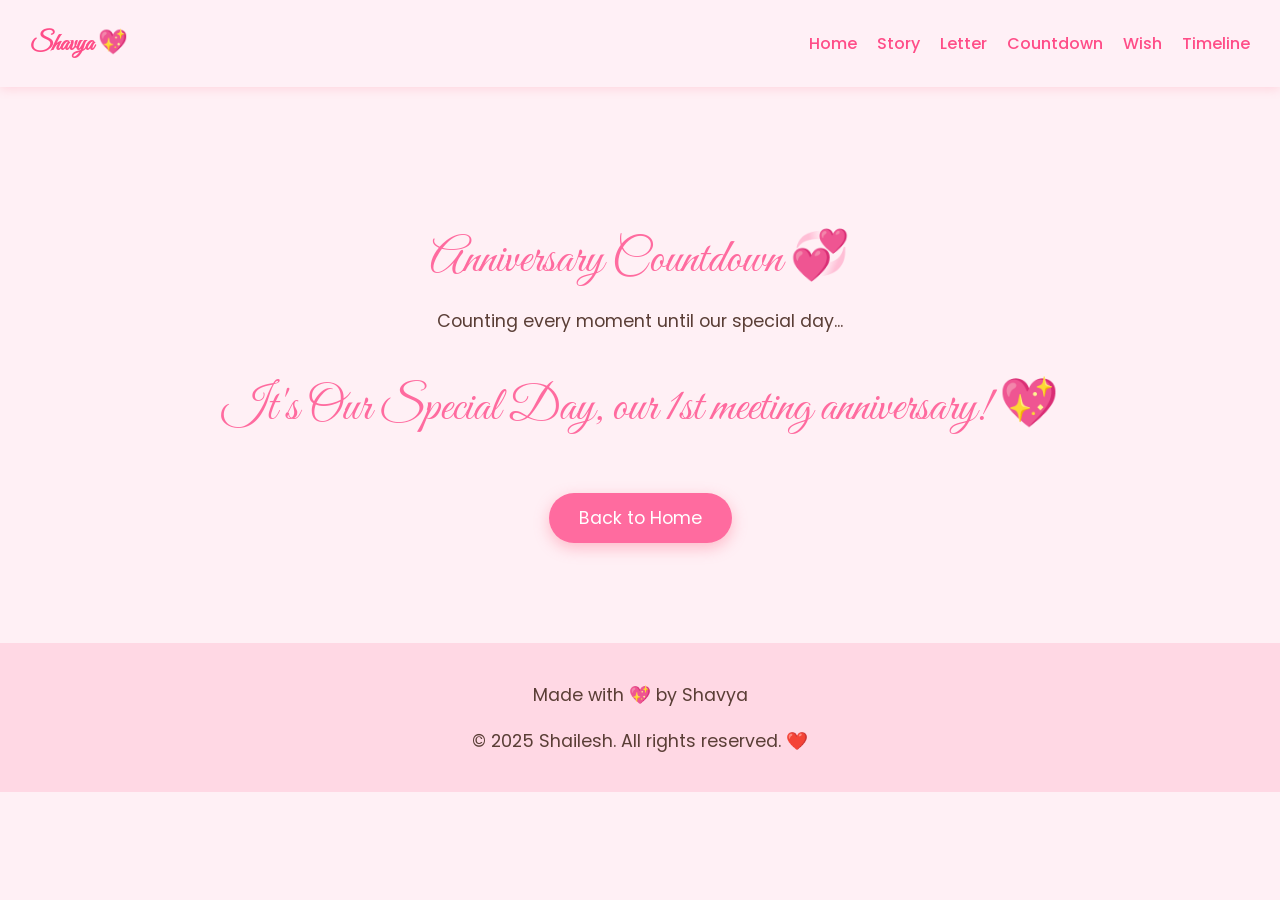
<file: countdown.html>
<!DOCTYPE html>
<html lang="en">
<head>
  <meta charset="UTF-8" />
  <meta name="viewport" content="width=device-width, initial-scale=1.0"/>
  <title>Countdown – Shavya</title>
  <link rel="stylesheet" href="style.css" />
  <link href="https://fonts.googleapis.com/css2?family=Great+Vibes&family=Poppins:wght@300;400;600&display=swap" rel="stylesheet">
</head>
<body>
  <!-- Navbar -->
<nav class="navbar">
  <div class="logo">Shavya 💖</div>
  <div class="hamburger" onclick="toggleMenu()">☰</div>
  <ul class="nav-links" id="navLinks">
    <li><a href="index.html">Home</a></li>
    <li><a href="story.html">Story</a></li>
    <li><a href="letter.html">Letter</a></li>
    <li><a href="countdown.html">Countdown</a></li>
    <li><a href="wish.html">Wish</a></li>
    <li><a href="timeline.html">Timeline</a></li>
  </ul>
</nav>


  <!-- Countdown Section -->
  <section class="hero">
    <h1>Anniversary Countdown 💞</h1>
    <p>Counting every moment until our special day...</p>
    <h2 id="countdown-timer">Loading...</h2>
    <br />
    <a href="index.html" class="start-button">Back to Home</a>
  </section>

  <footer>
    <p>Made with 💖 by Shavya</p>
    <p>&copy; 2025 Shailesh. All rights reserved. ❤️</p>
  </footer>

  <script>
    const countdown = () => {
      const targetDate = new Date("2026-04-23T00:00:00");
      const timer = document.getElementById("countdown-timer");
      setInterval(() => {
        const now = new Date();
        const diff = targetDate - now;
        if (diff <= 0) {
          timer.innerText = "It's Our Special Day, our 1st meeting anniversary! 💖";
          return;
        }
        const days = Math.floor(diff / (1000 * 60 * 60 * 24));
        const hrs = Math.floor((diff / (1000 * 60 * 60)) % 24);
        const mins = Math.floor((diff / (1000 * 60)) % 60);
        const secs = Math.floor((diff / 1000) % 60);
        timer.innerText = `${days}d ${hrs}h ${mins}m ${secs}s`;
      }, 1000);
    };
    countdown();
  </script>

  <script>
  function toggleMenu() {
    const nav = document.getElementById('navLinks');
    nav.classList.toggle('show');
  }
</script>

</body>
</html>
</file>
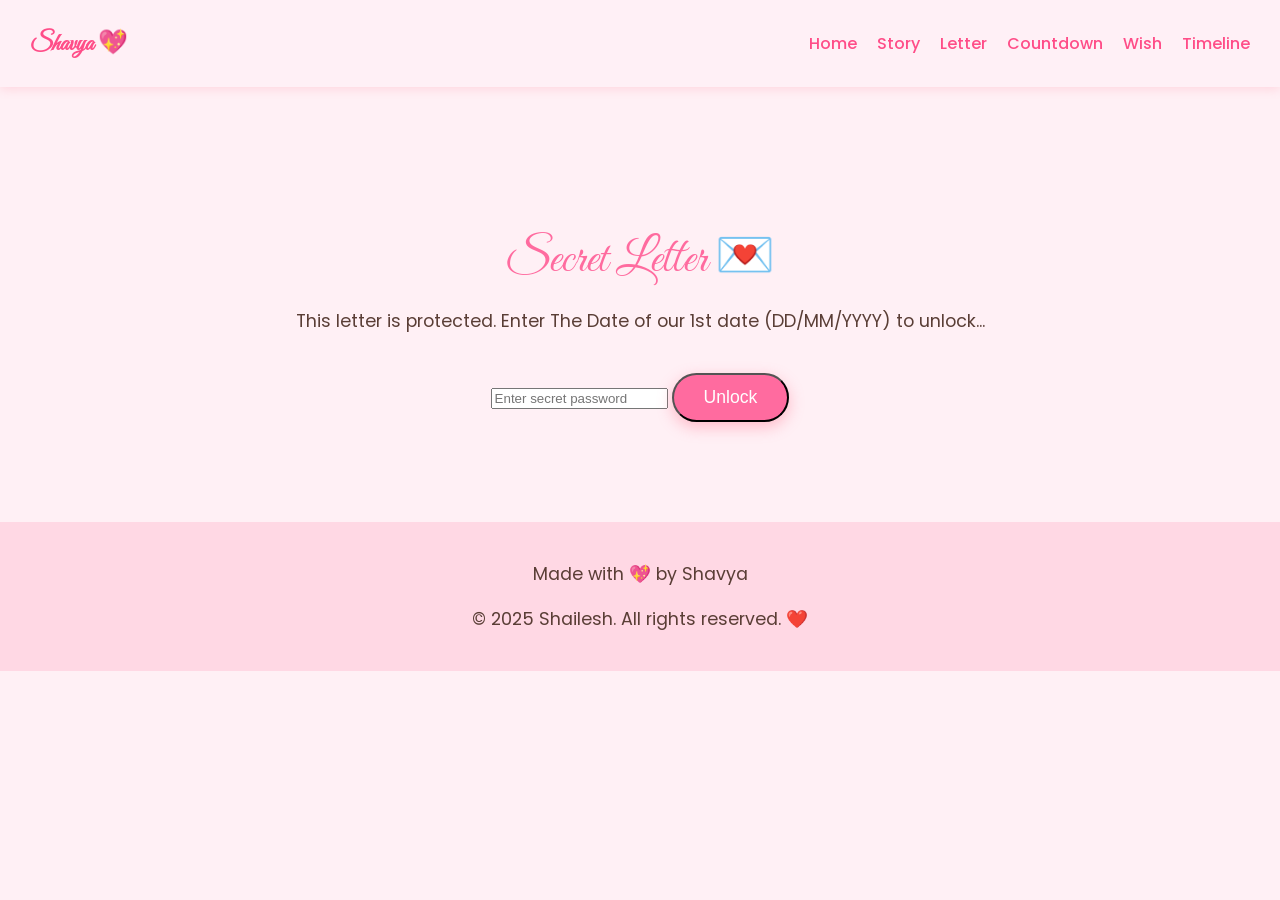
<file: letter.html>
<!DOCTYPE html>
<html lang="en">
<head>
  <meta charset="UTF-8" />
  <meta name="viewport" content="width=device-width, initial-scale=1.0"/>
  <title>Secret Letter – Shavya</title>
  <link rel="stylesheet" href="style.css" />
  <link href="https://fonts.googleapis.com/css2?family=Great+Vibes&family=Poppins:wght@300;400;600&display=swap" rel="stylesheet">
</head>
<body>
  <!-- Navbar -->
   <nav class="navbar">
  <div class="logo">Shavya 💖</div>
  <div class="hamburger" onclick="toggleMenu()">☰</div>
  <ul class="nav-links" id="navLinks">
    <li><a href="index.html">Home</a></li>
    <li><a href="story.html">Story</a></li>
    <li><a href="letter.html">Letter</a></li>
    <li><a href="countdown.html">Countdown</a></li>
    <li><a href="wish.html">Wish</a></li>
    <li><a href="timeline.html">Timeline</a></li>
  </ul>
</nav>


  <!-- Secret Letter -->
  <section class="hero">
    <h1>Secret Letter 💌</h1>
    <p>This letter is protected. Enter The Date of our 1st date (DD/MM/YYYY) to unlock...</p>
    <input type="password" id="passInput" placeholder="Enter secret password" />
    <button onclick="checkPassword()" class="start-button">Unlock</button>

    <div id="letterContent" style="display:none; margin-top: 40px; max-width: 700px; margin-left:auto; margin-right:auto;">
      <h2 style="color:#ff6b9f;">My Love, 💖</h2>
      <p>I don’t even know where to begin, because whenever I talk about you — words fall short.</p>
      <h3> you the most beautiful part of my life.</h3> 
       <p>From the moment you walked in, everything felt lighter, warmer, and more meaningful.And even though I try to express it every day… I still feel like you deserve so much more than I can say.</p>
       <h3>But today, I want to say something from the deepest corner of my heart.</h3>

        <p>I’m sorry. I know I mess up sometimes.I know I say or do things that might hurt you — unintentionally, carelessly — and I hate that I ever make you feel anything less than loved.You don’t deserve that.You deserve patience, care, understanding… and every bit of love I have inside me.Sometimes I act immature, or say things without thinking — but please know that I never want to be the reason behind your tears.</p>

If I could, I would take away every little hurt I’ve ever caused you.
All I want is to make you smile — every single day.
You are not just my girlfriend — you are my peace, my safe place, my everything.

I love you more than words, more than time, more than life itself.
And I’m learning… to be better, for you — for us.

Thank you for being patient with me.
Thank you for loving me despite my flaws.
Thank you for being my person. Always. 
        <br /><br />
          
        <span style="font-family:'Great Vibes', cursive; font-size: 1.6rem;">Yours always,Someone who loves you endlessly 💞</span>
      </p>
      <br />
      <a href="index.html" class="start-button">Back to Home</a>
    </div>
  </section>

  <footer>
    <p>Made with 💖 by Shavya</p>
    <p>&copy; 2025 Shailesh. All rights reserved. ❤️</p>
  </footer>

  <script>
    function checkPassword() {
      const password = "23/04/2025"; // Change this to your secret password
      const input = document.getElementById("passInput").value;
      const content = document.getElementById("letterContent");

      if (input === password) {
        content.style.display = "block";
        document.getElementById("passInput").style.display = "none";
        document.querySelector("button").style.display = "none";
      } else {
        alert("Oops! Wrong password. Try again 💔");
      }
    }
  </script>

  <script>
  function toggleMenu() {
    const nav = document.getElementById('navLinks');
    nav.classList.toggle('show');
  }
</script>

</body>
</html>
</file>
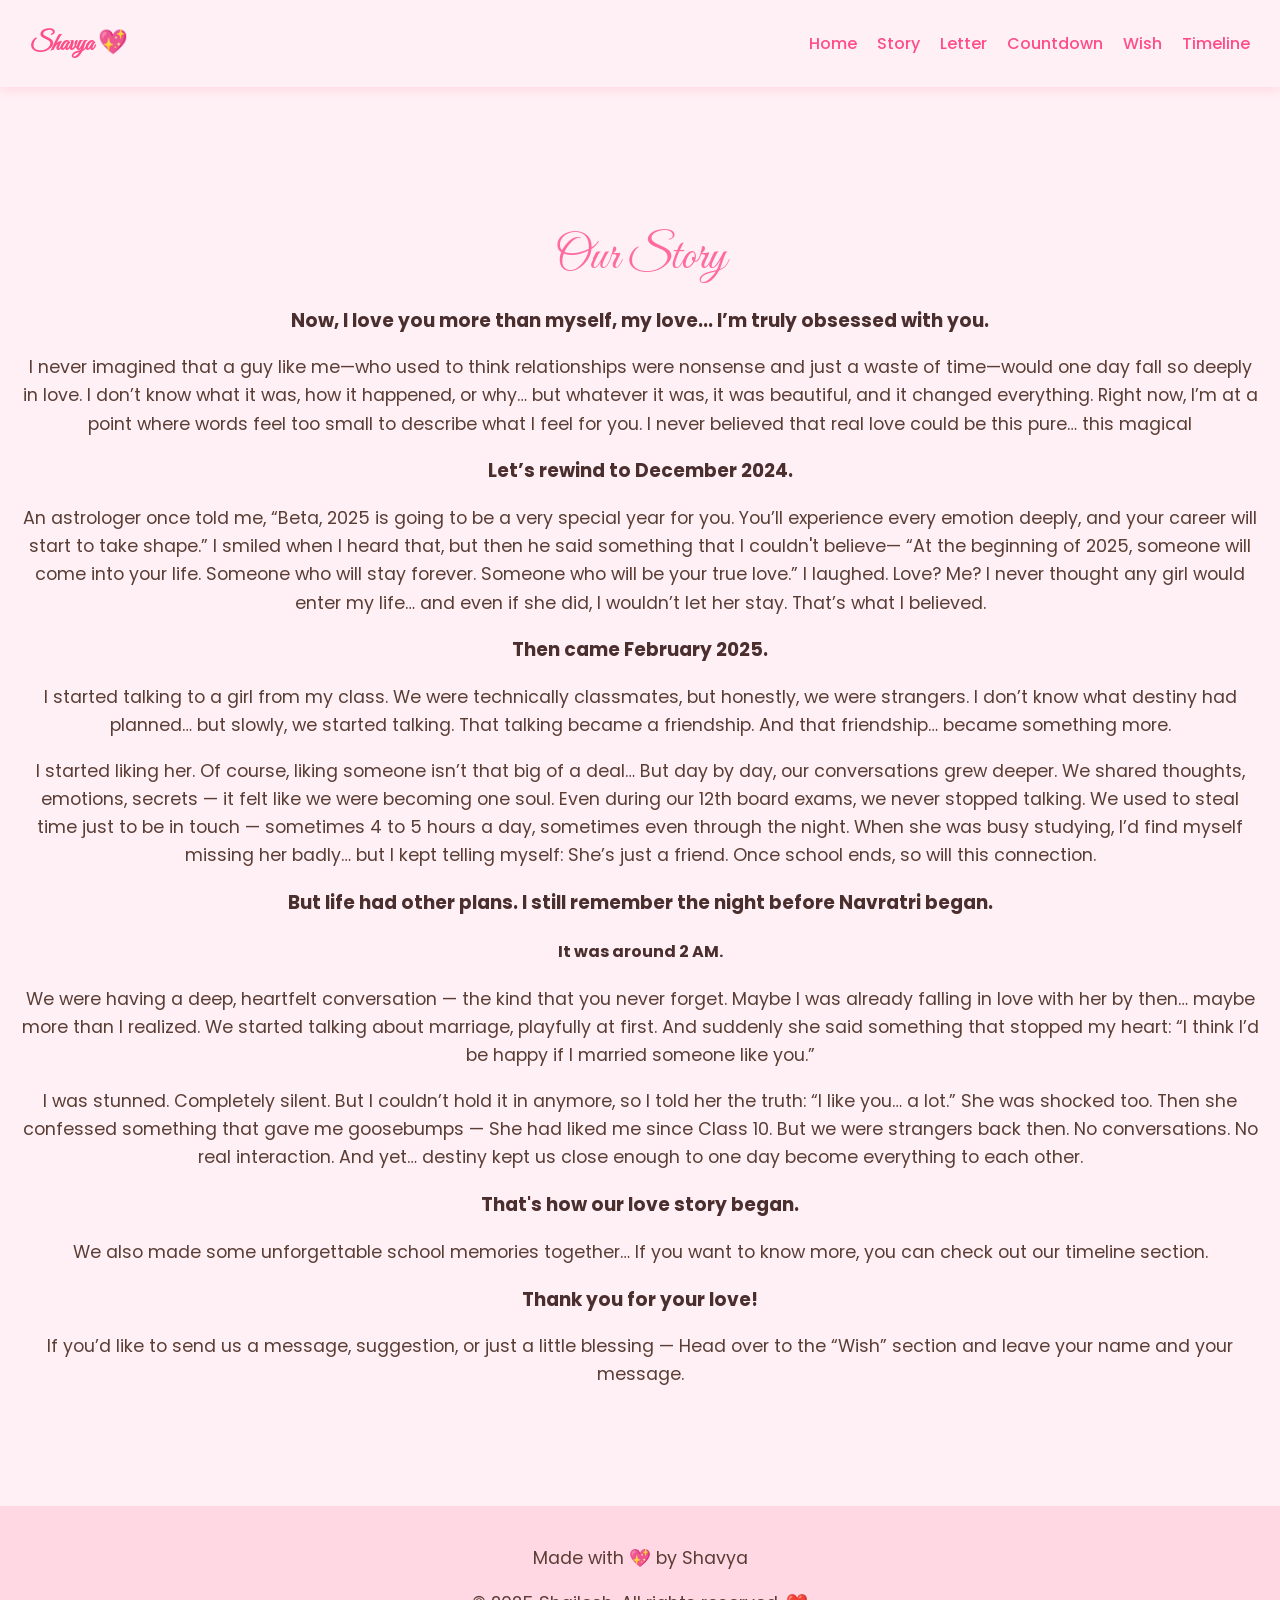
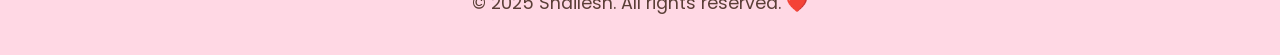
<file: story.html>
<!DOCTYPE html>
<html lang="en">
<head>
  <meta charset="UTF-8" />
  <meta name="viewport" content="width=device-width, initial-scale=1.0"/>
  <!-- Google Fonts -->
<link href="https://fonts.googleapis.com/css2?family=Great+Vibes&family=Poppins:wght@300;400;600&display=swap" rel="stylesheet">
  <title>Our Story – Shavya</title>
  <link rel="stylesheet" href="style.css" />
</head>
<body>
   <nav class="navbar">
  <div class="logo">Shavya 💖</div>
  <div class="hamburger" onclick="toggleMenu()">☰</div>
  <ul class="nav-links" id="navLinks">
    <li><a href="index.html">Home</a></li>
    <li><a href="story.html">Story</a></li>
    <li><a href="letter.html">Letter</a></li>
    <li><a href="countdown.html">Countdown</a></li>
    <li><a href="wish.html">Wish</a></li>
    <li><a href="timeline.html">Timeline</a></li>
  </ul>
</nav>


  <section class="hero">
    <h1>Our Story</h1>
    <h3>Now, I love you more than myself, my love... I’m truly obsessed with you.</h3>
    <p> I never imagined that a guy like me—who used to think relationships were nonsense and just a waste of time—would one day fall so deeply in love.
I don’t know what it was, how it happened, or why… but whatever it was, it was beautiful, and it changed everything.
Right now, I’m at a point where words feel too small to describe what I feel for you.
I never believed that real love could be this pure… this magical</p>
<h3>Let’s rewind to December 2024.</h3>
<p>An astrologer once told me, “Beta, 2025 is going to be a very special year for you. You’ll experience every emotion deeply, and your career will start to take shape.”
I smiled when I heard that, but then he said something that I couldn't believe—
“At the beginning of 2025, someone will come into your life. Someone who will stay forever. Someone who will be your true love.”

I laughed.
Love? Me?
I never thought any girl would enter my life… and even if she did, I wouldn’t let her stay. That’s what I believed.</p>
<h3>Then came February 2025.</h3>
<p>I started talking to a girl from my class. We were technically classmates, but honestly, we were strangers.
I don’t know what destiny had planned… but slowly, we started talking.
That talking became a friendship. And that friendship… became something more.</p>
<p>I started liking her.
Of course, liking someone isn’t that big of a deal…
But day by day, our conversations grew deeper.
We shared thoughts, emotions, secrets — it felt like we were becoming one soul.
Even during our 12th board exams, we never stopped talking.
We used to steal time just to be in touch — sometimes 4 to 5 hours a day, sometimes even through the night.
When she was busy studying, I’d find myself missing her badly… but I kept telling myself:
She’s just a friend. Once school ends, so will this connection.</p>
<h3>But life had other plans. I still remember the night before Navratri began.</h3>
<h4>It was around 2 AM.</h4>
<p>We were having a deep, heartfelt conversation — the kind that you never forget.
Maybe I was already falling in love with her by then… maybe more than I realized.

We started talking about marriage, playfully at first.
And suddenly she said something that stopped my heart:
“I think I’d be happy if I married someone like you.”</p>
<p>I was stunned. Completely silent.
But I couldn’t hold it in anymore, so I told her the truth:
“I like you… a lot.”

She was shocked too.
Then she confessed something that gave me goosebumps —
She had liked me since Class 10.
But we were strangers back then. No conversations. No real interaction.
And yet… destiny kept us close enough to one day become everything to each other.</p>
<h3>That's how our love story began.</h3>
<p>We also made some unforgettable school memories together…
If you want to know more, you can check out our timeline section.</p>
<h3> Thank you for your love!</h3>
<p>If you’d like to send us a message, suggestion, or just a little blessing —
Head over to the “Wish” section and leave your name and your message.</p>

  </section>

  <footer>
    <p>Made with 💖 by Shavya</p>
    <p>&copy; 2025 Shailesh. All rights reserved. ❤️</p>
  </footer>

  <script>
  function toggleMenu() {
    const nav = document.getElementById('navLinks');
    nav.classList.toggle('show');
  }
</script>

</body>
</html>
</file>
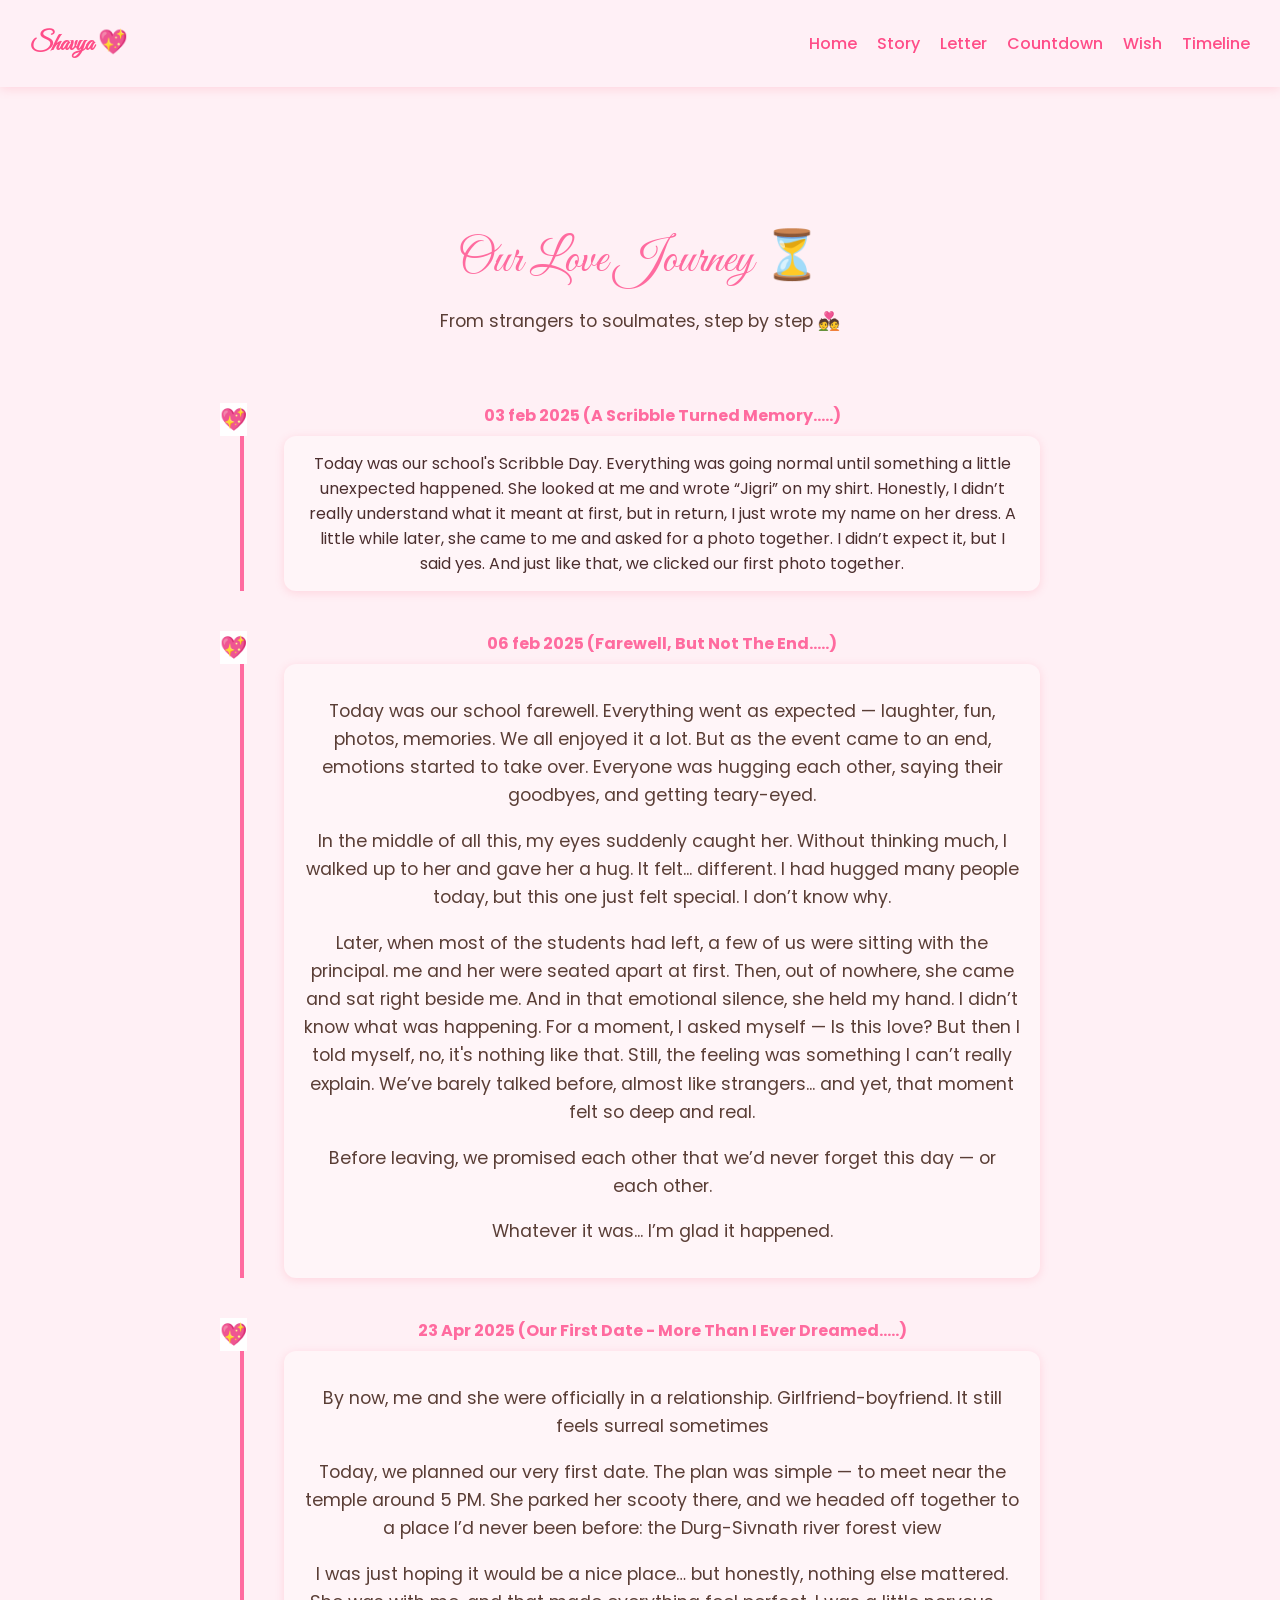
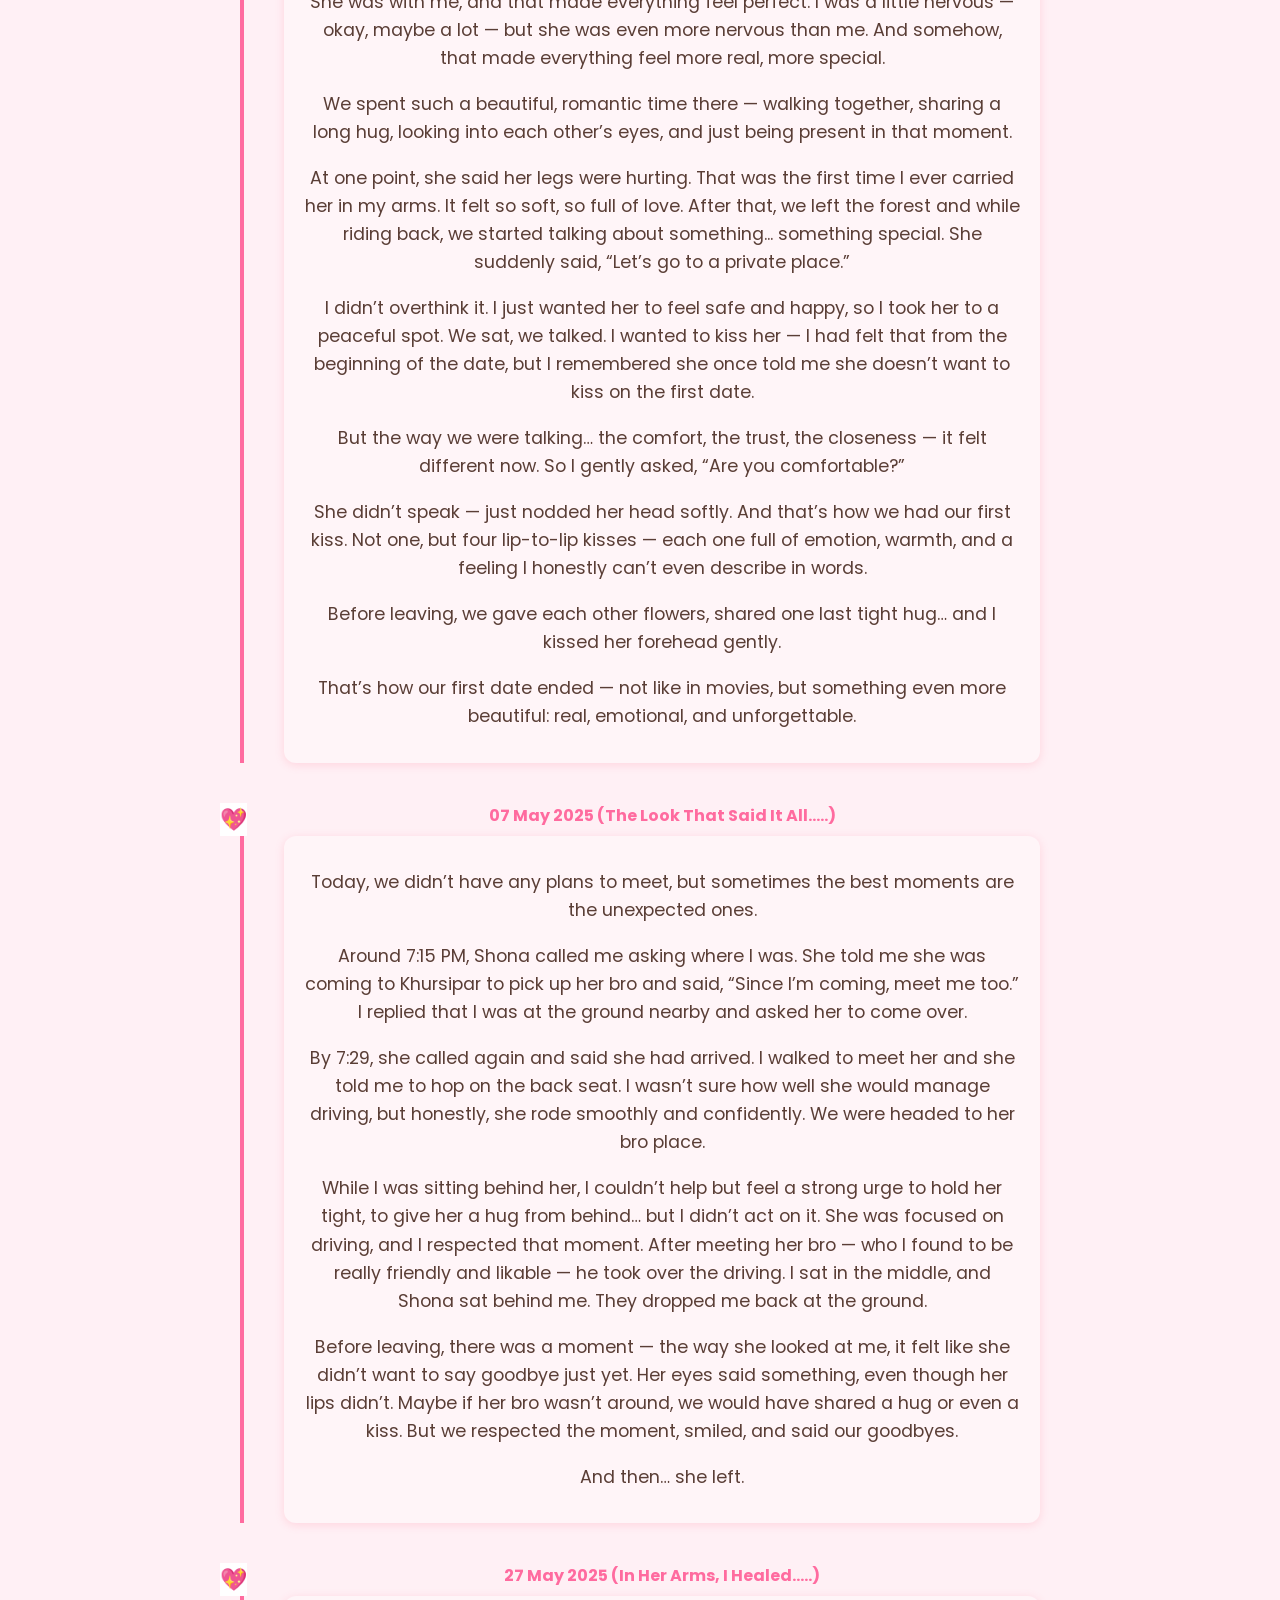
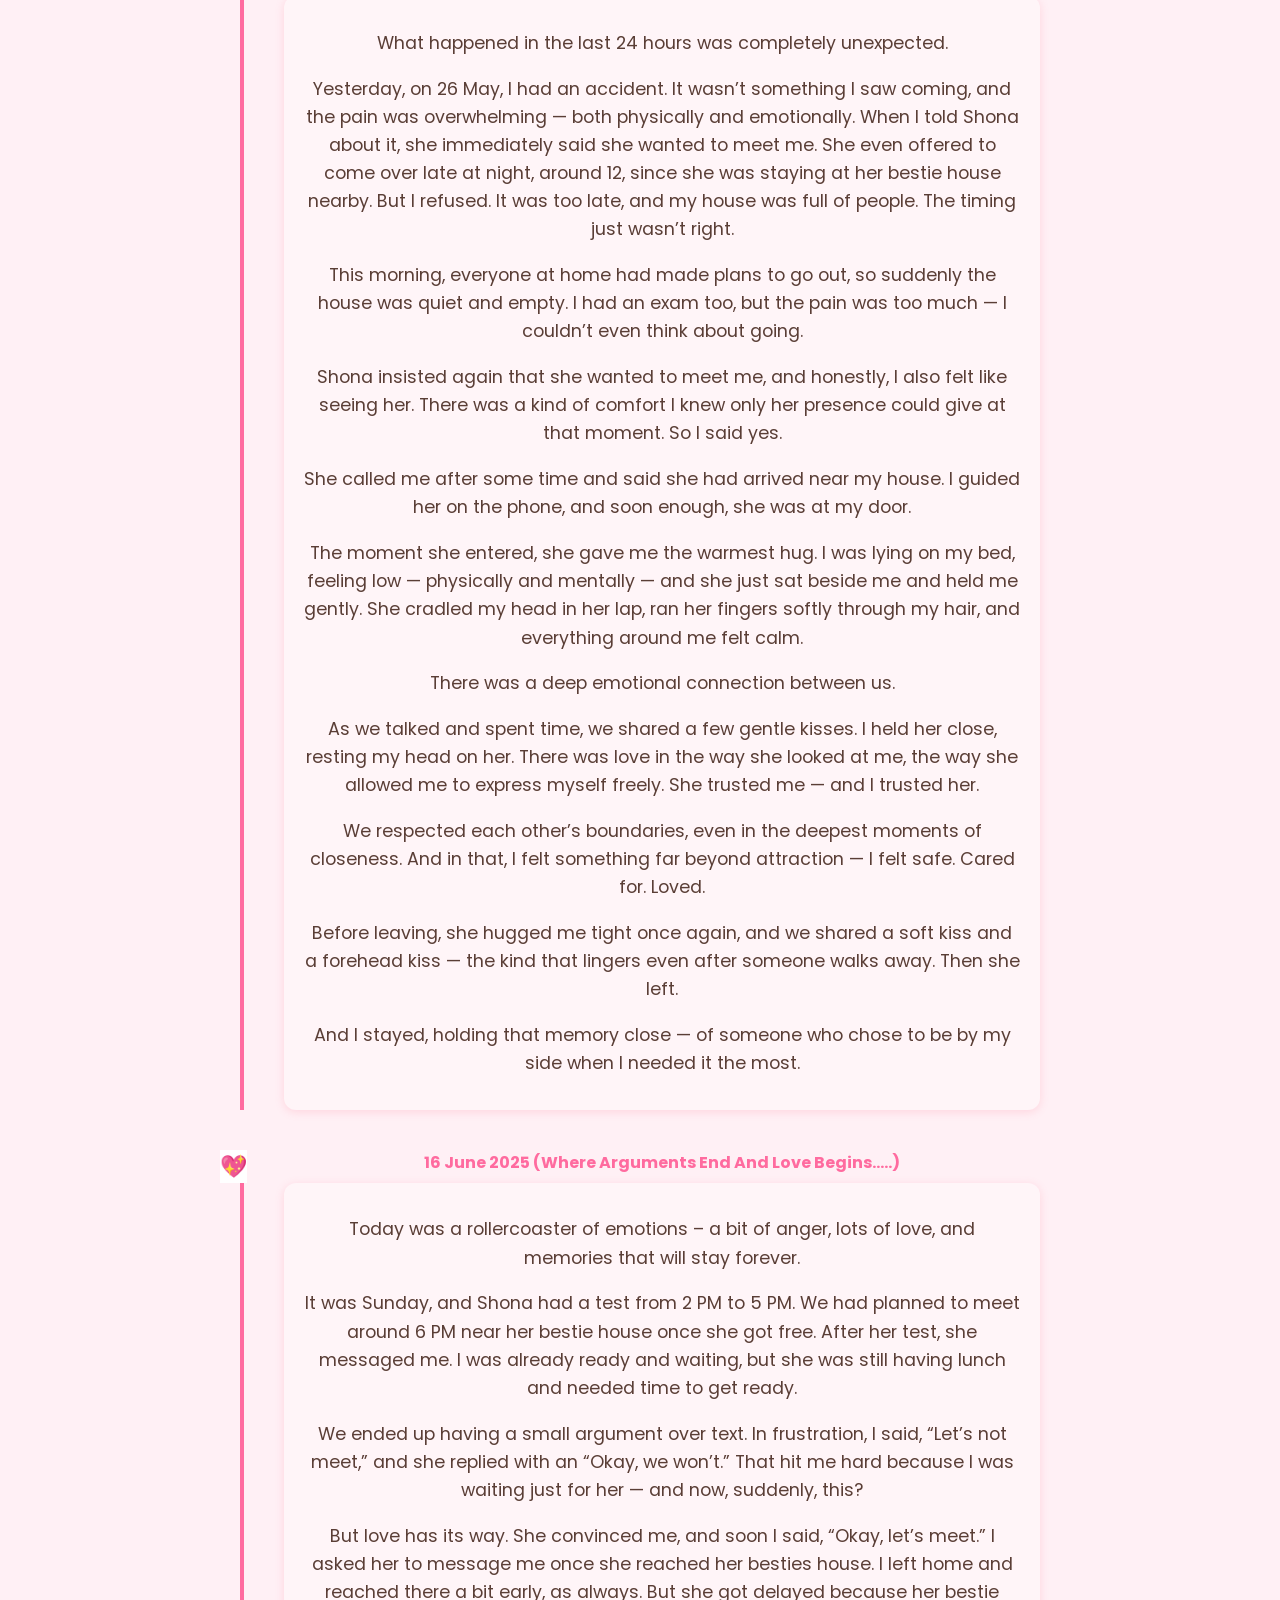
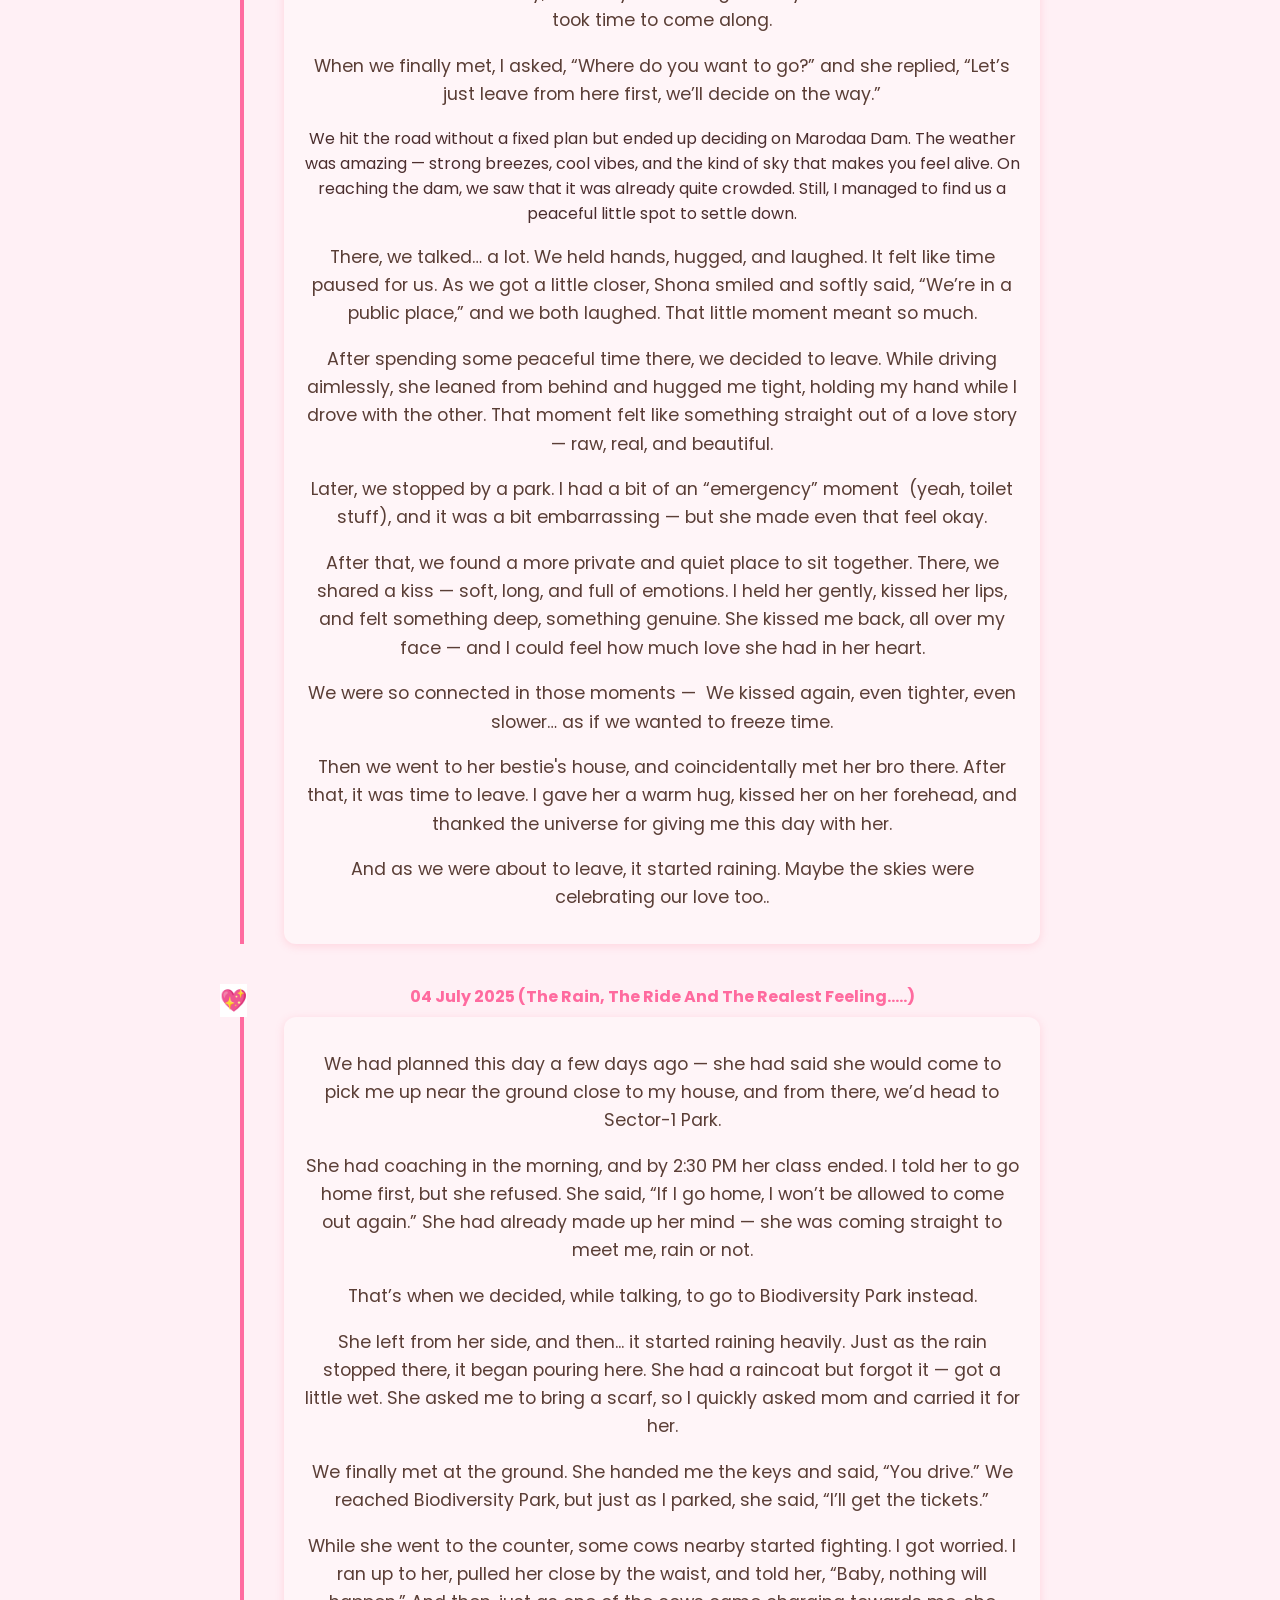
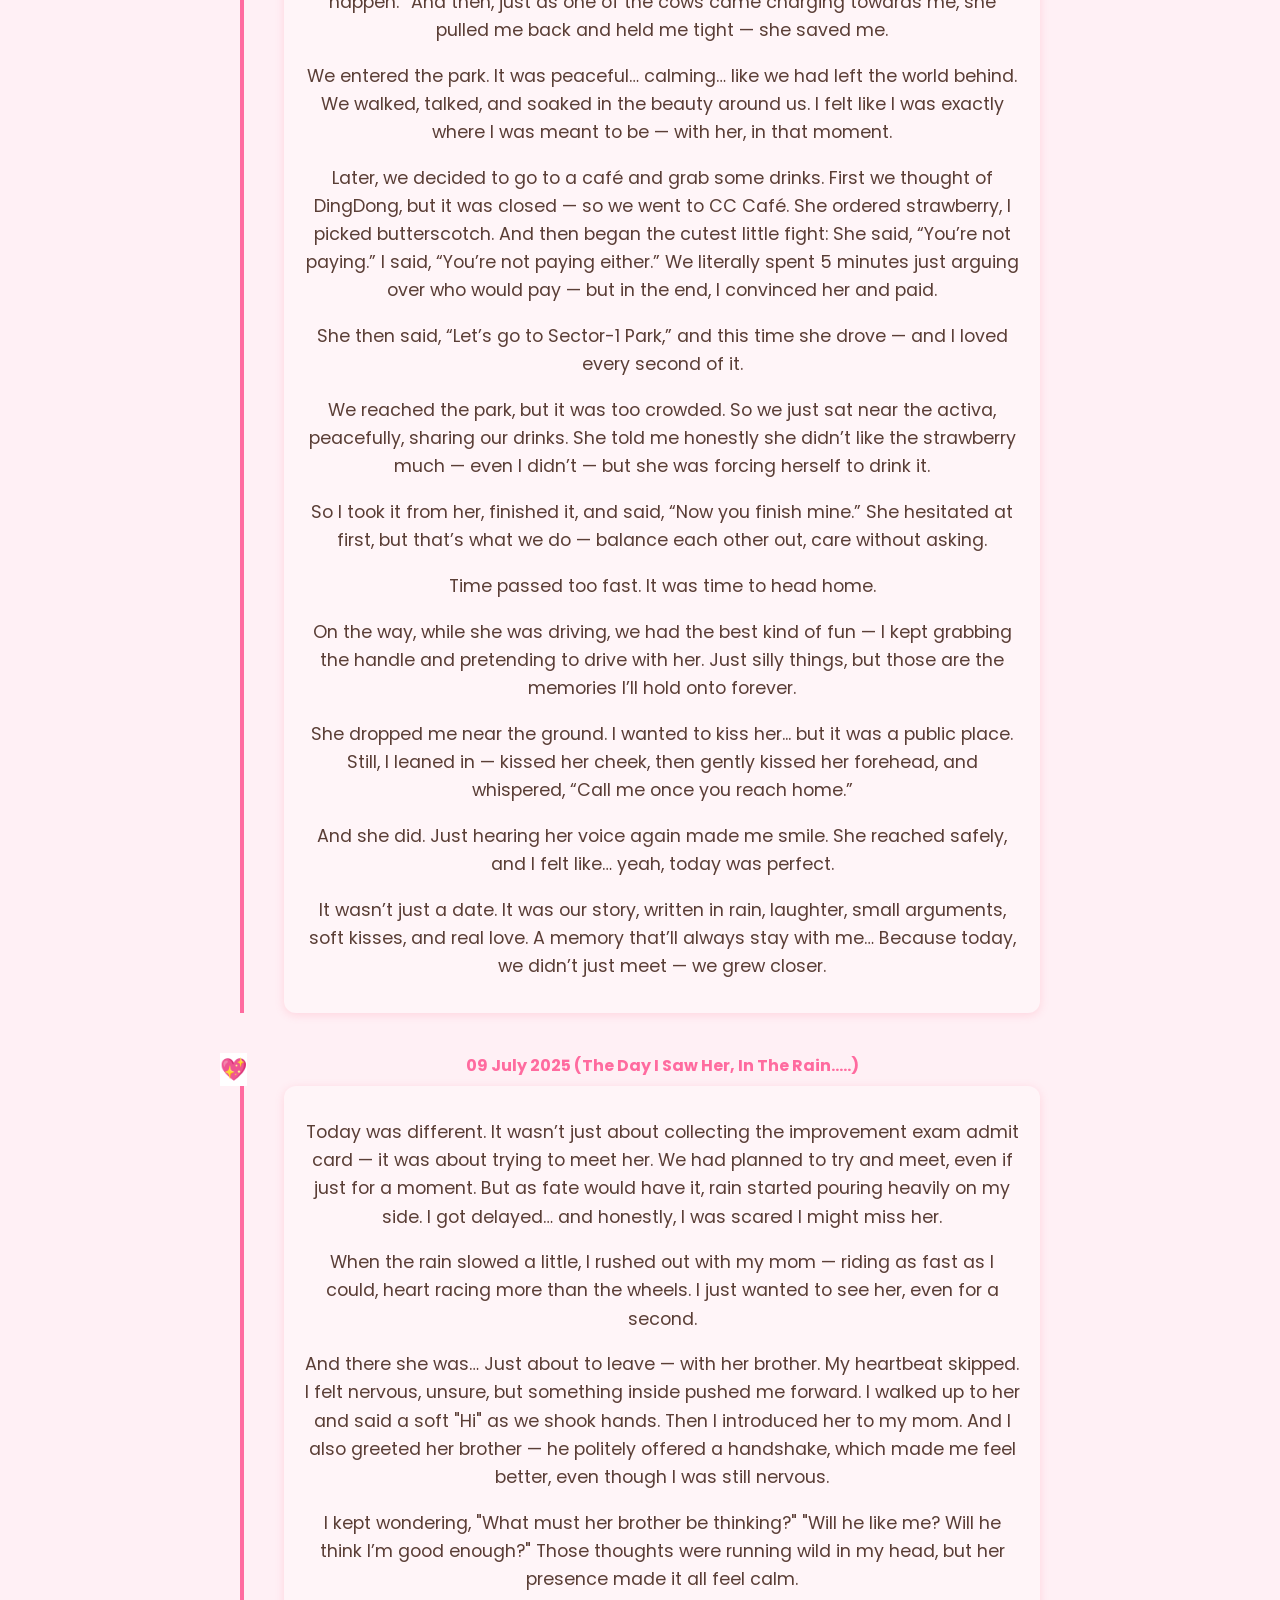
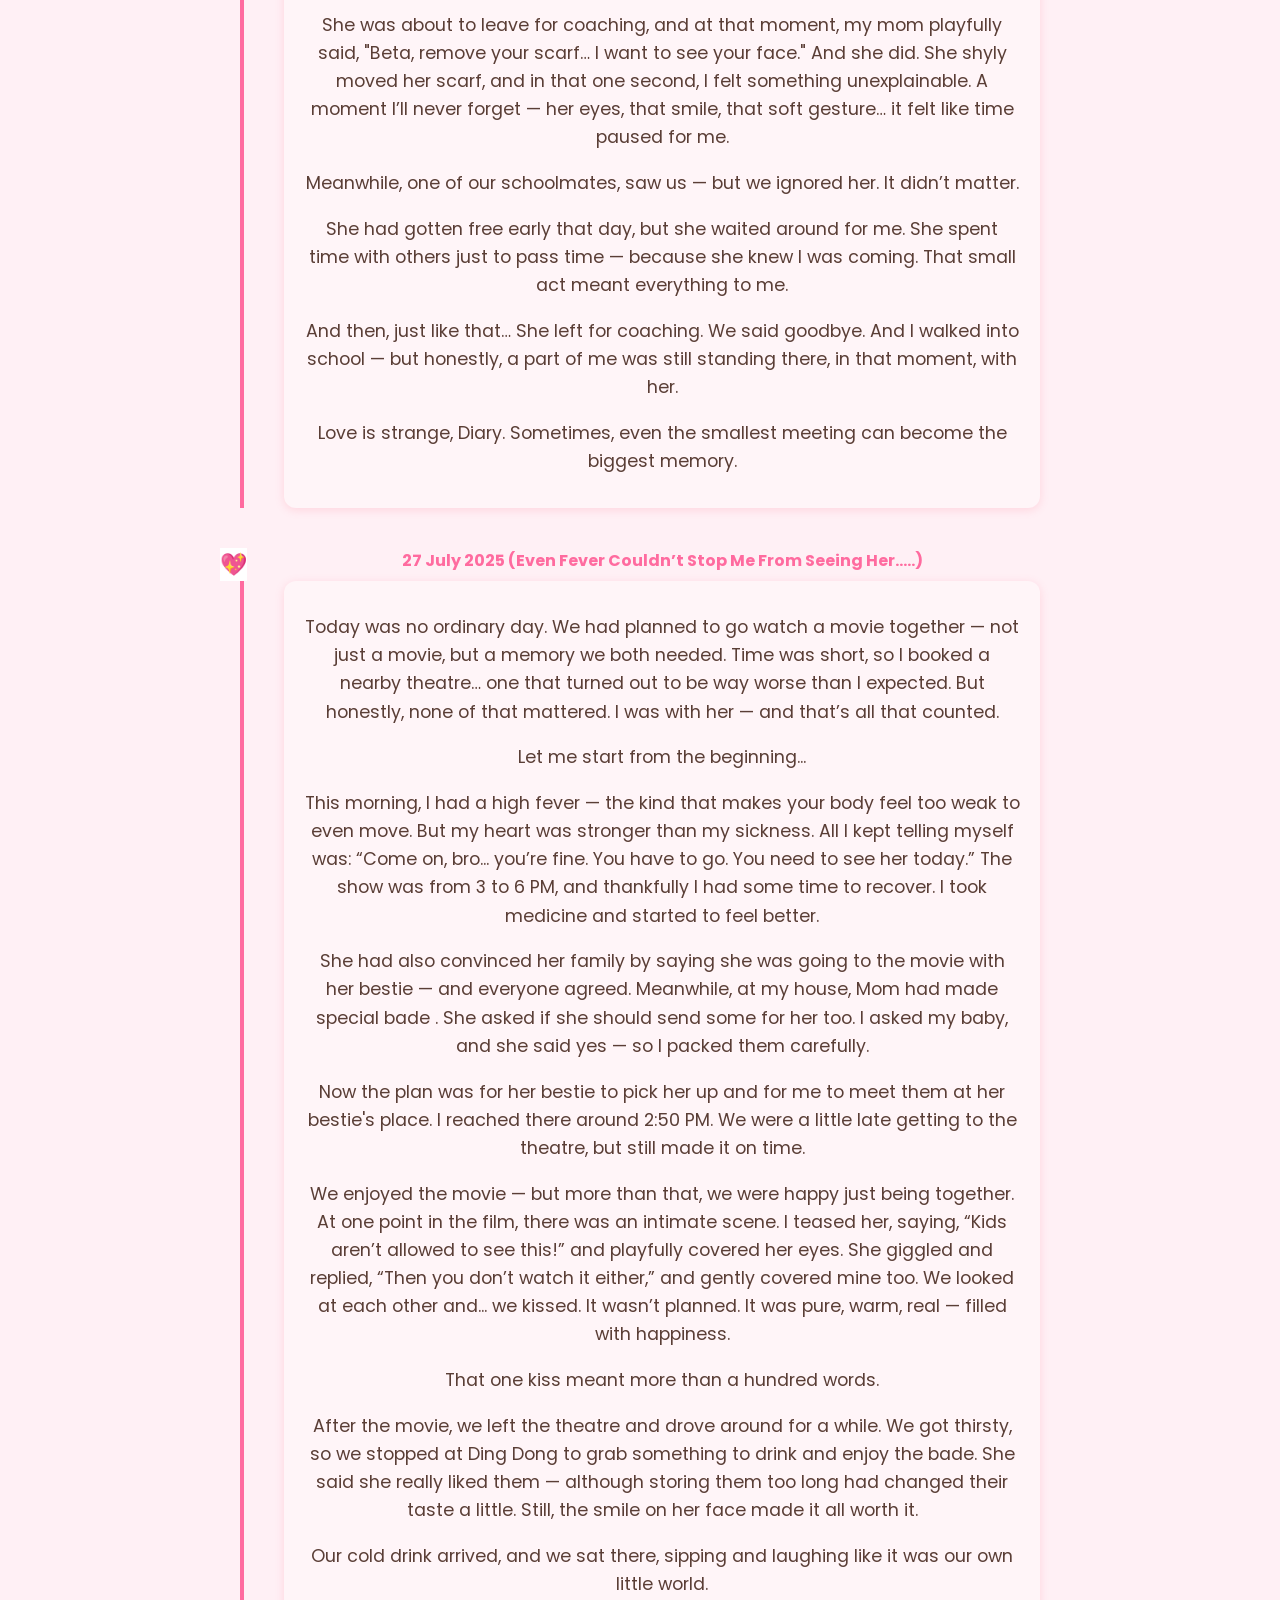
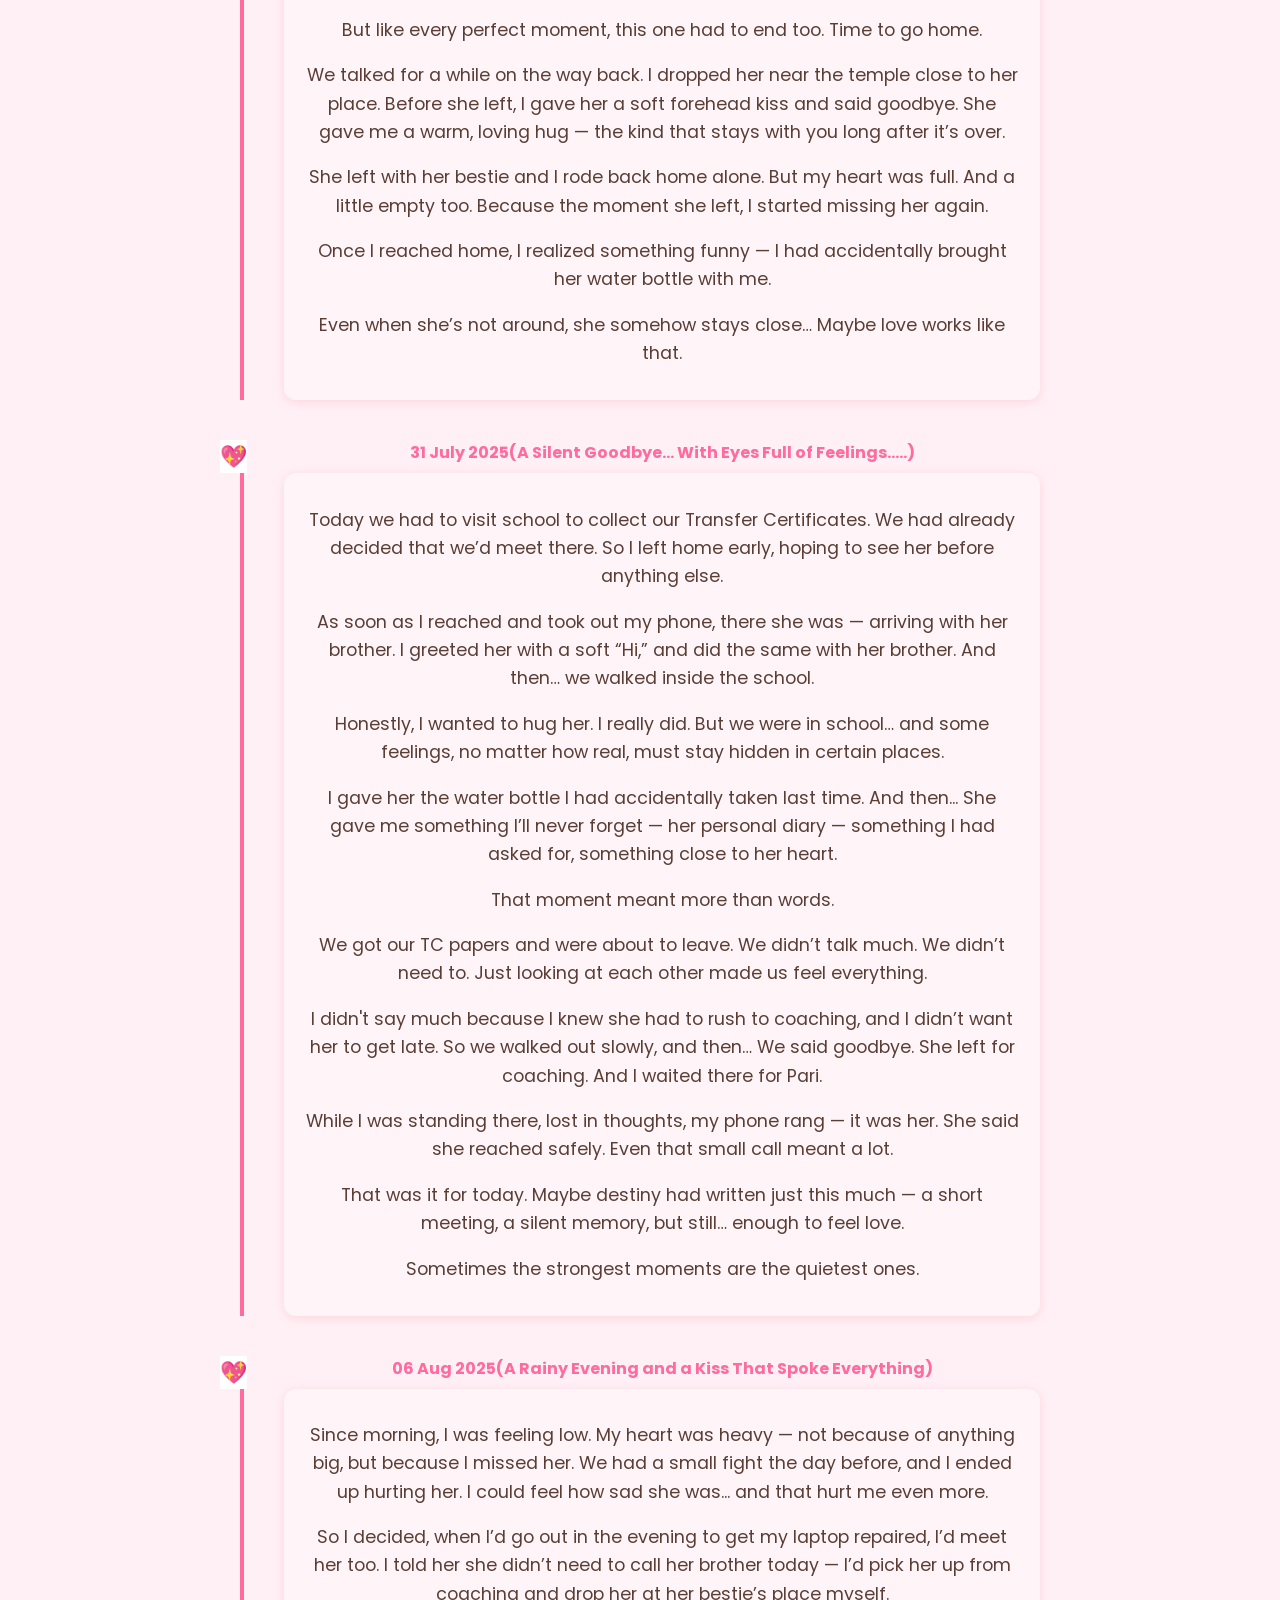
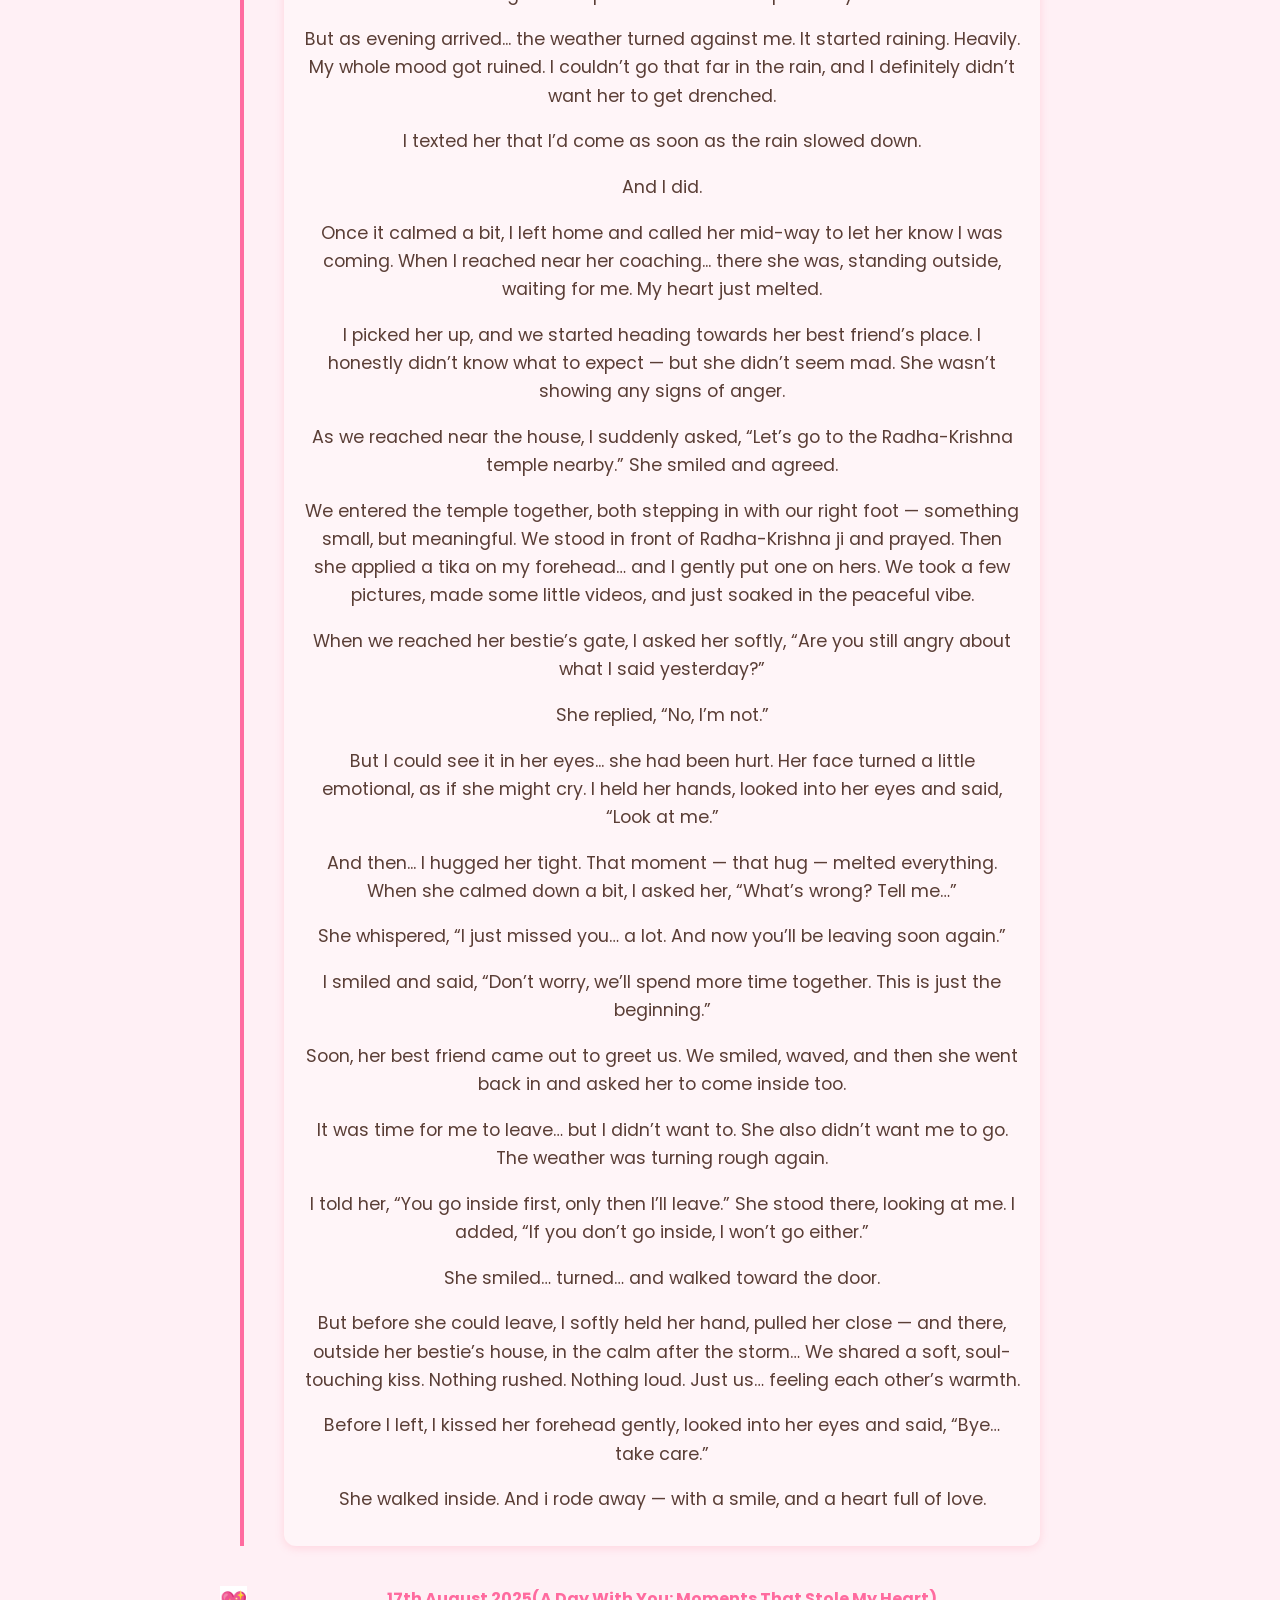
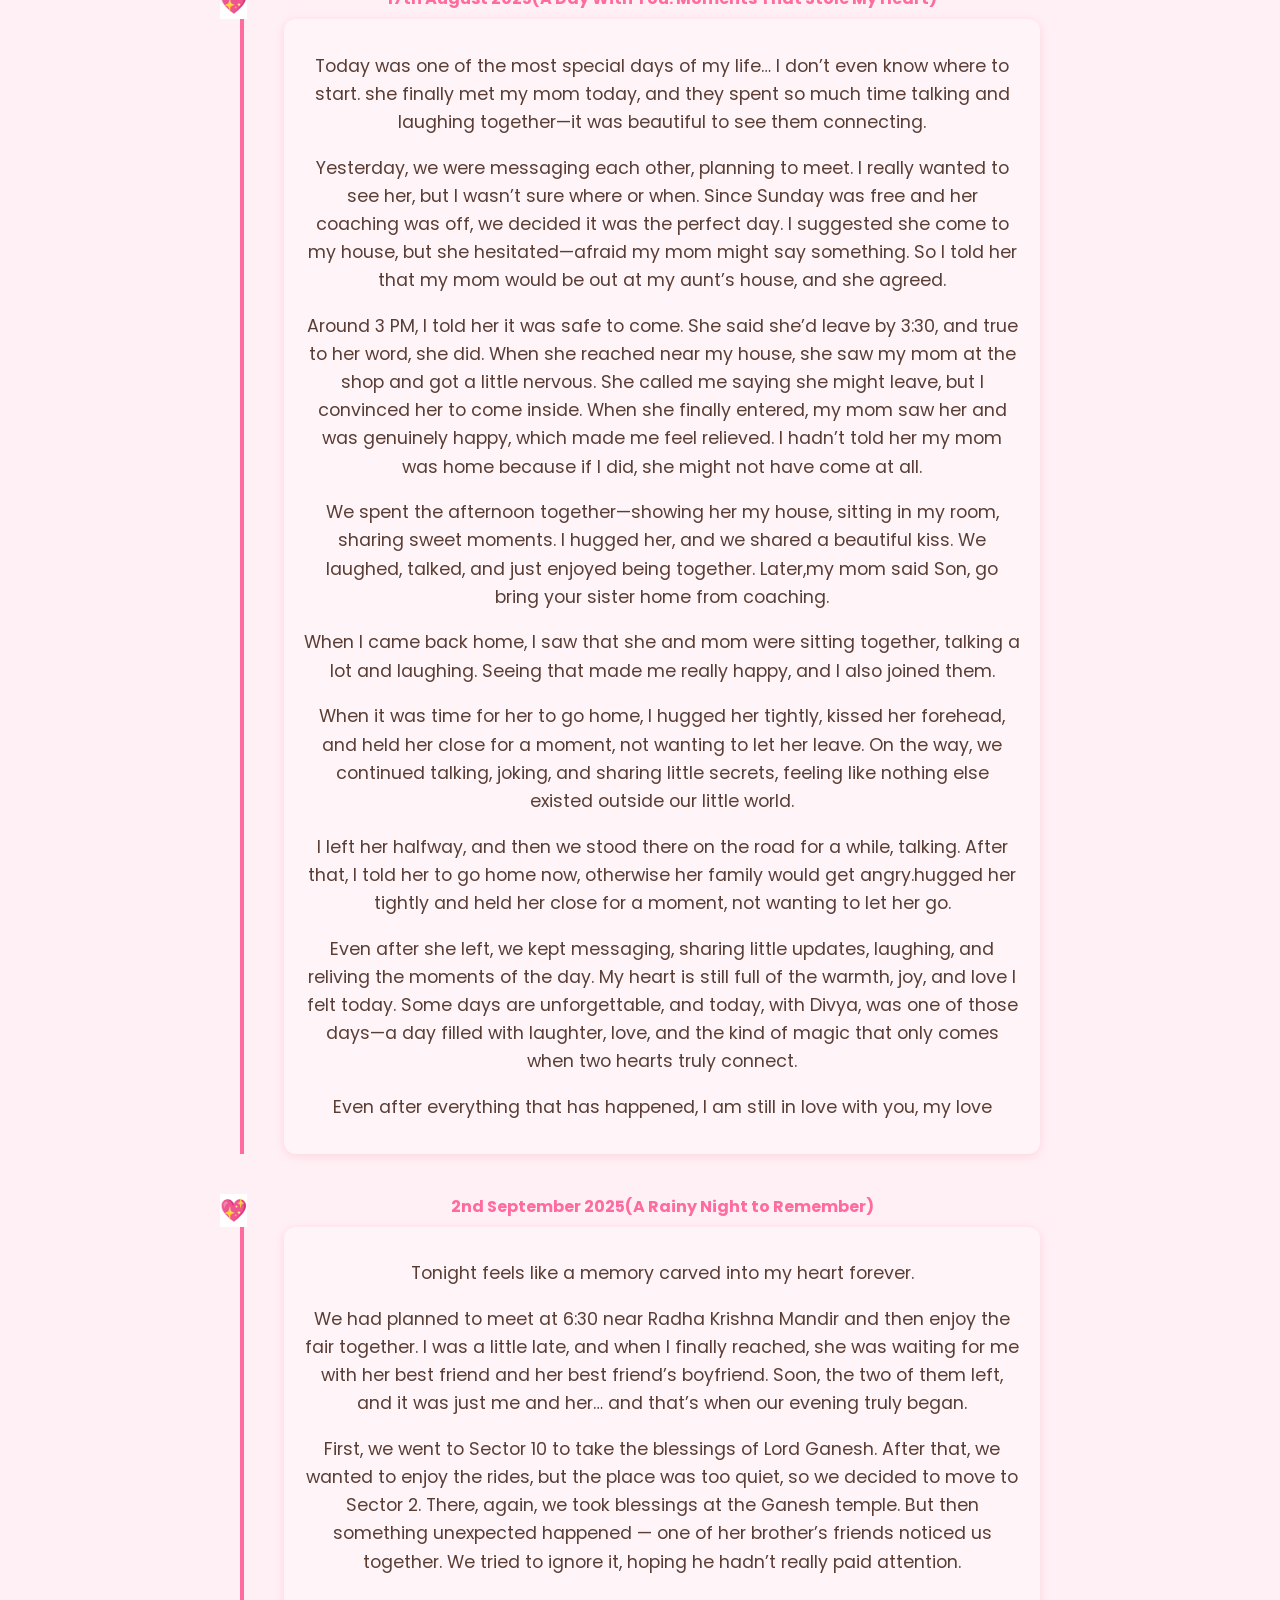
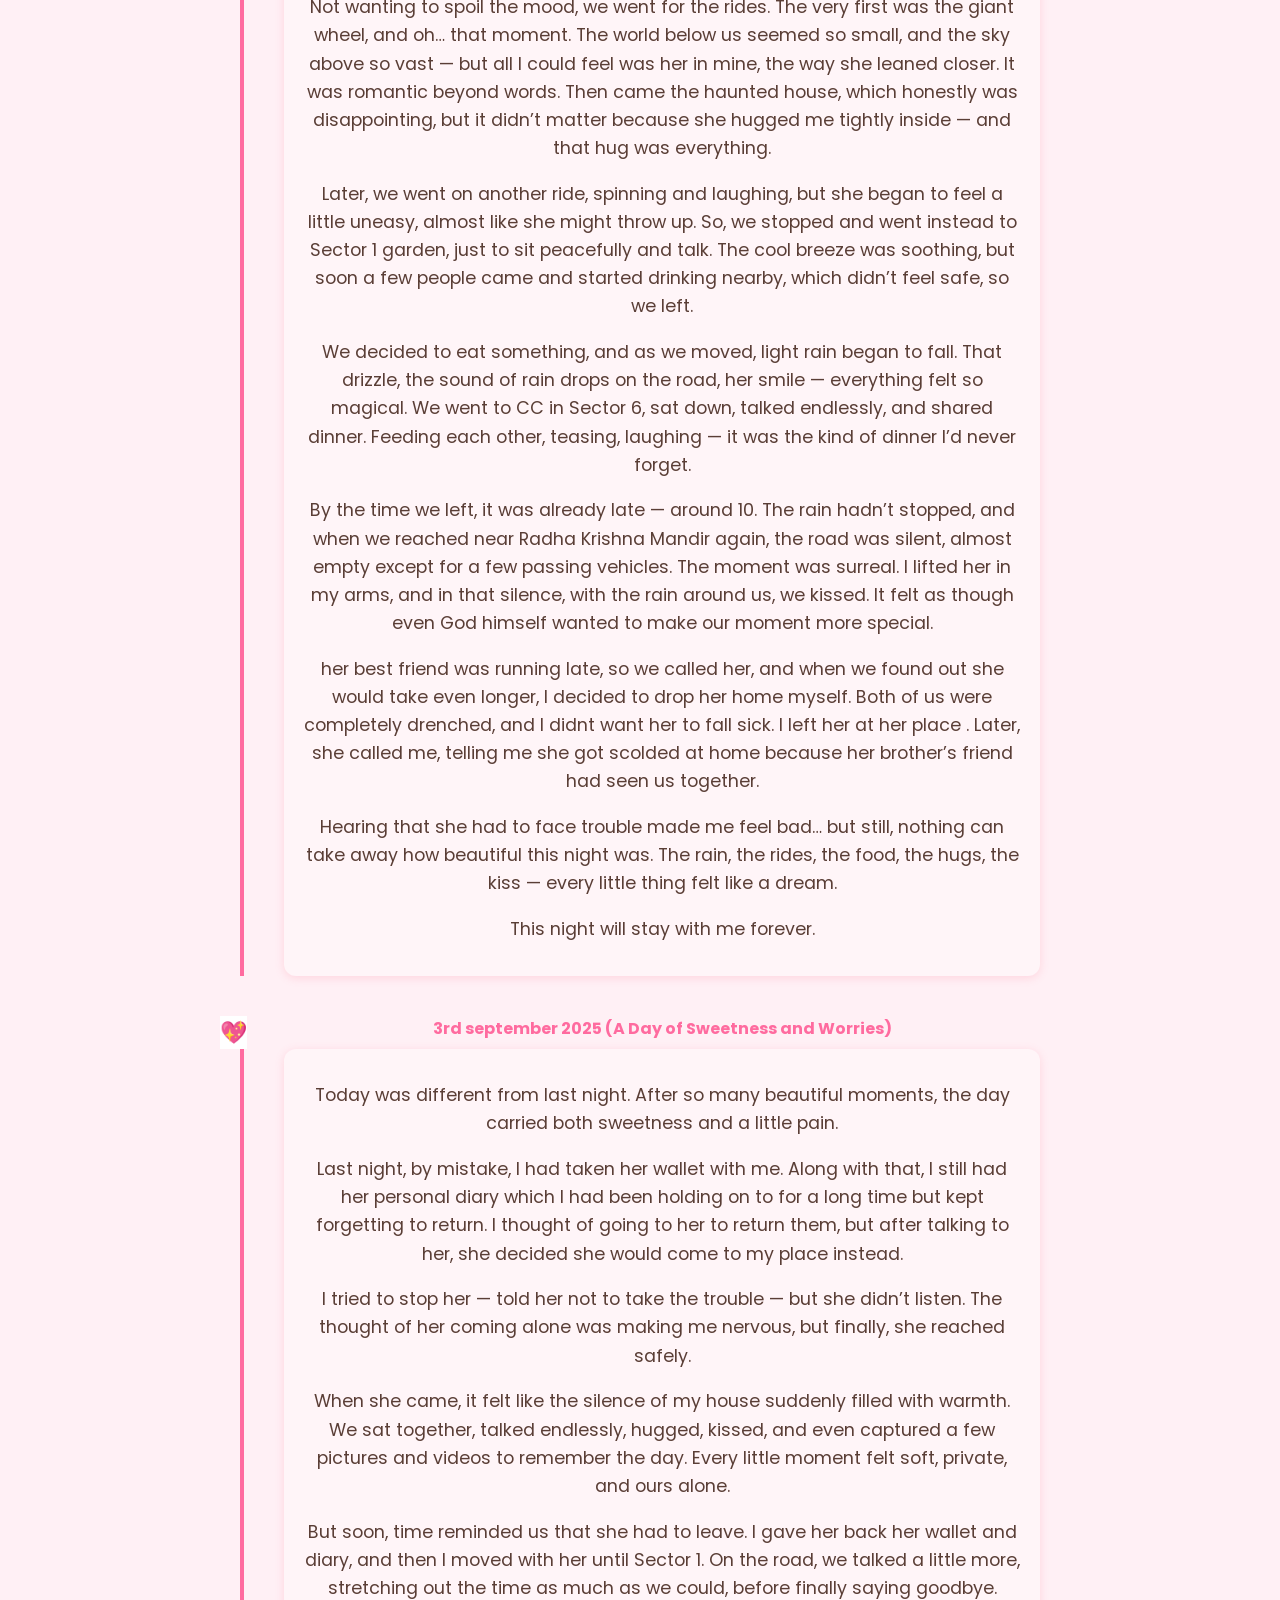
<file: timeline.html>
<!DOCTYPE html>
<html lang="en">
<head>
  <meta charset="UTF-8" />
  <meta name="viewport" content="width=device-width, initial-scale=1.0"/>
  <title>Our Timeline – Shavya</title>
  <link rel="stylesheet" href="style.css" />
  <link href="https://fonts.googleapis.com/css2?family=Great+Vibes&family=Poppins:wght@300;400;600&display=swap" rel="stylesheet">
  <style>
    .timeline-container {
      max-width: 800px;
      margin: auto;
      padding: 50px 20px;
    }

    .timeline-item {
      position: relative;
      padding-left: 40px;
      margin-bottom: 40px;
      border-left: 4px solid #ff6b9f;
    }

    .timeline-item::before {
      content: "💖";
      position: absolute;
      left: -24px;
      top: 0;
      background-color: #fff;
      font-size: 22px;
    }

    .timeline-date {
      font-weight: bold;
      color: #ff6b9f;
      margin-bottom: 8px;
    }

    .timeline-event {
      background: #fff5f8;
      padding: 15px 20px;
      border-radius: 12px;
      box-shadow: 0 2px 10px rgba(255, 105, 135, 0.2);
      transition: 0.3s ease;
    }

    .timeline-event:hover {
      background: #ffe1ec;
      transform: scale(1.02);
    }

    .hero h1 {
      margin-bottom: 10px;
    }
  </style>
</head>
<body>
  <!-- Navbar -->
  <nav class="navbar">
  <div class="logo">Shavya 💖</div>
  <div class="hamburger" onclick="toggleMenu()">☰</div>
  <ul class="nav-links" id="navLinks">
    <li><a href="index.html">Home</a></li>
    <li><a href="story.html">Story</a></li>
    <li><a href="letter.html">Letter</a></li>
    <li><a href="countdown.html">Countdown</a></li>
    <li><a href="wish.html">Wish</a></li>
    <li><a href="timeline.html">Timeline</a></li>
  </ul>
</nav>


  <section class="hero">
    <h1>Our Love Journey ⏳</h1>
    <p>From strangers to soulmates, step by step 💑</p>
    
  
    <section class="timeline-container">
    <div class="timeline-item">
      <div class="timeline-date">03 feb 2025 (A Scribble Turned Memory.....)</div>
      <div class="timeline-event">Today was our school's Scribble Day. Everything was going normal until something a little unexpected happened. She looked at me and wrote “Jigri” on my shirt. Honestly, I didn’t really understand what it meant at first, but in return, I just wrote my name on her dress.

A little while later, she came to me and asked for a photo together. I didn’t expect it, but I said yes. And just like that, we clicked our first photo together.</div>
    </div>
    
    <div class="timeline-item">
      <div class="timeline-date">06 feb 2025 (Farewell, But Not The End.....)</div>
      <div class="timeline-event"><p>Today was our school farewell. Everything went as expected — laughter, fun, photos, memories. We all enjoyed it a lot. But as the event came to an end, emotions started to take over. Everyone was hugging each other, saying their goodbyes, and getting teary-eyed.</p>

<p>In the middle of all this, my eyes suddenly caught her. Without thinking much, I walked up to her and gave her a hug. It felt... different. I had hugged many people today, but this one just felt special. I don’t know why.</p>

<p>Later, when most of the students had left, a few of us were sitting with the principal. me and her were seated apart at first. Then, out of nowhere, she came and sat right beside me. And in that emotional silence, she held my hand. I didn’t know what was happening.
For a moment, I asked myself — Is this love? But then I told myself, no, it's nothing like that. Still, the feeling was something I can’t really explain. We’ve barely talked before, almost like strangers... and yet, that moment felt so deep and real.</p>

<p>Before leaving, we promised each other that we’d never forget this day — or each other.</p>

<p>Whatever it was... I’m glad it happened.</p></div>
    </div>
    </div>


       
    <div class="timeline-item">
      <div class="timeline-date">23 Apr 2025 (Our First Date - More Than I Ever Dreamed.....)</div>
      <div class="timeline-event"><p>By now, me and she were officially in a relationship. Girlfriend-boyfriend. It still feels surreal sometimes</p>
<p>Today, we planned our very first date. The plan was simple — to meet near the temple around 5 PM. She parked her scooty there, and we headed off together to a place I’d never been before: the Durg-Sivnath river forest view</p>
<p>I was just hoping it would be a nice place… but honestly, nothing else mattered. She was with me, and that made everything feel perfect.
I was a little nervous — okay, maybe a lot — but she was even more nervous than me. And somehow, that made everything feel more real, more special.</p>
<p>We spent such a beautiful, romantic time there — walking together, sharing a long hug, looking into each other’s eyes, and just being present in that moment.</p>
<p>At one point, she said her legs were hurting. That was the first time I ever carried her in my arms. It felt so soft, so full of love.
After that, we left the forest and while riding back, we started talking about something... something special. She suddenly said, “Let’s go to a private place.”
</p>
<p>I didn’t overthink it. I just wanted her to feel safe and happy, so I took her to a peaceful spot. We sat, we talked. I wanted to kiss her — I had felt that from the beginning of the date, but I remembered she once told me she doesn’t want to kiss on the first date.
</p>
<p>But the way we were talking… the comfort, the trust, the closeness — it felt different now. So I gently asked, “Are you comfortable?”
</p>
<p>She didn’t speak — just nodded her head softly. And that’s how we had our first kiss.
Not one, but four lip-to-lip kisses — each one full of emotion, warmth, and a feeling I honestly can’t even describe in words.</p>
<p>Before leaving, we gave each other flowers, shared one last tight hug… and I kissed her forehead gently.
</p>
<p>That’s how our first date ended — not like in movies, but something even more beautiful: real, emotional, and unforgettable.
</p></div>
    </div>
     </div>

       
              
    <div class="timeline-item">
      <div class="timeline-date">07 May 2025 (The Look That Said It All.....)</div>
      <div class="timeline-event">
<p>Today, we didn’t have any plans to meet, but sometimes the best moments are the unexpected ones.</p>
<p>
Around 7:15 PM, Shona called me asking where I was. She told me she was coming to Khursipar to pick up her bro and said, “Since I’m coming, meet me too.” I replied that I was at the ground nearby and asked her to come over.</p>
<p>By 7:29, she called again and said she had arrived. I walked to meet her and she told me to hop on the back seat. I wasn’t sure how well she would manage driving, but honestly, she rode smoothly and confidently. We were headed to her bro place.</p>
<p>While I was sitting behind her, I couldn’t help but feel a strong urge to hold her tight, to give her a hug from behind… but I didn’t act on it. She was focused on driving, and I respected that moment.
After meeting her bro — who I found to be really friendly and likable — he took over the driving. I sat in the middle, and Shona sat behind me. They dropped me back at the ground.</p>
<p>Before leaving, there was a moment — the way she looked at me, it felt like she didn’t want to say goodbye just yet. Her eyes said something, even though her lips didn’t. Maybe if her bro wasn’t around, we would have shared a hug or even a kiss. But we respected the moment, smiled, and said our goodbyes.</p>

<p>
And then… she left.
</p></div>
    </div>


       
    <div class="timeline-item">
      <div class="timeline-date">27 May 2025 (In Her Arms, I Healed.....)</div>
      <div class="timeline-event"><p>What happened in the last 24 hours was completely unexpected.</p>
<p>Yesterday, on 26 May, I had an accident. It wasn’t something I saw coming, and the pain was overwhelming — both physically and emotionally. When I told Shona about it, she immediately said she wanted to meet me. She even offered to come over late at night, around 12, since she was staying at her bestie house nearby. But I refused. It was too late, and my house was full of people. The timing just wasn’t right.</p>
<p>This morning, everyone at home had made plans to go out, so suddenly the house was quiet and empty. I had an exam too, but the pain was too much — I couldn’t even think about going.</p>
<p>Shona insisted again that she wanted to meet me, and honestly, I also felt like seeing her. There was a kind of comfort I knew only her presence could give at that moment. So I said yes.</p>
<p>She called me after some time and said she had arrived near my house. I guided her on the phone, and soon enough, she was at my door.</p>
<p>The moment she entered, she gave me the warmest hug. I was lying on my bed, feeling low — physically and mentally — and she just sat beside me and held me gently. She cradled my head in her lap, ran her fingers softly through my hair, and everything around me felt calm.</p>
<p>There was a deep emotional connection between us. 
</p>
<p>As we talked and spent time, we shared a few gentle kisses. I held her close, resting my head on her. There was love in the way she looked at me, the way she allowed me to express myself freely. She trusted me — and I trusted her.</p>
<p>We respected each other’s boundaries, even in the deepest moments of closeness. And in that, I felt something far beyond attraction — I felt safe. Cared for. Loved.</p>
<p>
Before leaving, she hugged me tight once again, and we shared a soft kiss and a forehead kiss — the kind that lingers even after someone walks away. Then she left.
</p>
<p>And I stayed, holding that memory close — of someone who chose to be by my side when I needed it the most.</p></div>
    </div>
            </div>

       

    <div class="timeline-item">
      <div class="timeline-date">16 June 2025 (Where Arguments End And Love Begins.....)</div>
      <div class="timeline-event"><p>Today was a rollercoaster of emotions – a bit of anger, lots of love, and memories that will stay forever.</p>
<p>It was Sunday, and Shona had a test from 2 PM to 5 PM. We had planned to meet around 6 PM near her bestie house once she got free. After her test, she messaged me. I was already ready and waiting, but she was still having lunch and needed time to get ready.</p>
<p>We ended up having a small argument over text. In frustration, I said, “Let’s not meet,” and she replied with an “Okay, we won’t.” That hit me hard because I was waiting just for her — and now, suddenly, this?</p>
<p>But love has its way. She convinced me, and soon I said, “Okay, let’s meet.” I asked her to message me once she reached her besties house. I left home and reached there a bit early, as always. But she got delayed because her bestie took time to come along.</p>
<p>When we finally met, I asked, “Where do you want to go?” and she replied, “Let’s just leave from here first, we’ll decide on the way.”</p
<p>We hit the road without a fixed plan but ended up deciding on Marodaa Dam. The weather was amazing — strong breezes, cool vibes, and the kind of sky that makes you feel alive. On reaching the dam, we saw that it was already quite crowded. Still, I managed to find us a peaceful little spot to  settle down.</p>
<p>There, we talked… a lot. We held hands, hugged, and laughed. It felt like time paused for us. As we got a little closer, Shona smiled and softly said, “We’re in a public place,” and we both laughed. That little moment meant so much.</p>
<p>After spending some peaceful time there, we decided to leave. While driving aimlessly, she leaned from behind and hugged me tight, holding my hand while I drove with the other. That moment felt like something straight out of a love story — raw, real, and beautiful.</p>
<p>Later, we stopped by a park. I had a bit of an “emergency” moment  (yeah, toilet stuff), and it was a bit embarrassing — but she made even that feel okay.</p>
<p>
After that, we found a more private and quiet place to sit together. There, we shared a kiss — soft, long, and full of emotions. I held her gently, kissed her lips, and felt something deep, something genuine. She kissed me back, all over my face — and I could feel how much love she had in her heart.</p>
<p>We were so connected in those moments —  We kissed again, even tighter, even slower… as if we wanted to freeze time.</p>
<p>
Then we went to her bestie's house, and coincidentally met her bro there. After that, it was time to leave. I gave her a warm hug, kissed her on her forehead, and thanked the universe for giving me this day with her.</p>
<p>And as we were about to leave, it started raining. Maybe the skies were celebrating our love too..</p></div>
    </div>
        </div>

          
                 
    <div class="timeline-item">
      <div class="timeline-date">04 July 2025 (The Rain, The Ride And The Realest Feeling.....)</div>
      <div class="timeline-event"><p>We had planned this day a few days ago — she had said she would come to pick me up near the ground close to my house, and from there, we’d head to Sector-1 Park.
</p>
<p>She had coaching in the morning, and by 2:30 PM her class ended. I told her to go home first, but she refused. She said, “If I go home, I won’t be allowed to come out again.” She had already made up her mind — she was coming straight to meet me, rain or not.</p>
<p>That’s when we decided, while talking, to go to Biodiversity Park instead.</p>
<p>She left from her side, and then... it started raining heavily. Just as the rain stopped there, it began pouring here. She had a raincoat but forgot it — got a little wet. She asked me to bring a scarf, so I quickly asked mom and carried it for her.
</p>
<p>We finally met at the ground. She handed me the keys and said, “You drive.”
We reached Biodiversity Park, but just as I parked, she said, “I’ll get the tickets.”
</p>
<p>While she went to the counter, some cows nearby started fighting. I got worried. I ran up to her, pulled her close by the waist, and told her, “Baby, nothing will happen.”
And then, just as one of the cows came charging towards me, she pulled me back and held me tight — she saved me.</p>
<p>We entered the park. It was peaceful… calming… like we had left the world behind.
We walked, talked, and soaked in the beauty around us. I felt like I was exactly where I was meant to be — with her, in that moment.</p>
<p>Later, we decided to go to a café and grab some drinks. First we thought of DingDong, but it was closed — so we went to CC Café. She ordered strawberry, I picked butterscotch.
And then began the cutest little fight:
She said, “You’re not paying.”
I said, “You’re not paying either.”
We literally spent 5 minutes just arguing over who would pay — but in the end, I convinced her and paid.</p>
<p>She then said, “Let’s go to Sector-1 Park,” and this time she drove — and I loved every second of it.</p>
<p>We reached the park, but it was too crowded. So we just sat near the activa, peacefully, sharing our drinks. She told me honestly she didn’t like the strawberry much — even I didn’t — but she was forcing herself to drink it.
</p>
<p>So I took it from her, finished it, and said, “Now you finish mine.”
She hesitated at first, but that’s what we do — balance each other out, care without asking.</p>
<p>Time passed too fast. It was time to head home.</p>
<p>On the way, while she was driving, we had the best kind of fun — I kept grabbing the handle and pretending to drive with her.
Just silly things, but those are the memories I’ll hold onto forever.</p>
<p>She dropped me near the ground.
I wanted to kiss her... but it was a public place. Still, I leaned in — kissed her cheek, then gently kissed her forehead, and whispered, “Call me once you reach home.”</p>
<p>And she did.
Just hearing her voice again made me smile.
She reached safely, and I felt like… yeah, today was perfect.
</p>
<p>It wasn’t just a date.
It was our story, written in rain, laughter, small arguments, soft kisses, and real love.
A memory that’ll always stay with me…
Because today, we didn’t just meet — we grew closer.
</p>
</div>
    </div>
    <div class="timeline-item">
      <div class="timeline-date">09 July 2025 (The Day I Saw Her, In The Rain.....)</div>
      <div class="timeline-event"><p>Today was different. It wasn’t just about collecting the improvement exam admit card — it was about trying to meet her. We had planned to try and meet, even if just for a moment. But as fate would have it, rain started pouring heavily on my side. I got delayed… and honestly, I was scared I might miss her.</p>
<p>When the rain slowed a little, I rushed out with my mom — riding as fast as I could, heart racing more than the wheels. I just wanted to see her, even for a second.
</p>
<p>And there she was…
Just about to leave — with her brother.
My heartbeat skipped. I felt nervous, unsure, but something inside pushed me forward.
I walked up to her and said a soft "Hi" as we shook hands.
Then I introduced her to my mom. And I also greeted her brother — he politely offered a handshake, which made me feel better, even though I was still nervous.
</p>
<p>I kept wondering,
"What must her brother be thinking?"
"Will he like me? Will he think I’m good enough?"
Those thoughts were running wild in my head, but her presence made it all feel calm.</p>
<p>She was about to leave for coaching, and at that moment, my mom playfully said,
"Beta, remove your scarf… I want to see your face."
And she did.
She shyly moved her scarf, and in that one second, I felt something unexplainable. A moment I’ll never forget — her eyes, that smile, that soft gesture… it felt like time paused for me.</p>
<p>Meanwhile, one of our schoolmates, saw us — but we ignored her. It didn’t matter.</p>
<p>She had gotten free early that day, but she waited around for me.
She spent time with others just to pass time — because she knew I was coming. That small act meant everything to me.</p>
<p>And then, just like that…
She left for coaching.
We said goodbye.
And I walked into school — but honestly, a part of me was still standing there, in that moment, with her.</p>
<p>Love is strange, Diary. Sometimes, even the smallest meeting can become the biggest memory.
</p></div>
    </div>
    <div class="timeline-item">
      <div class="timeline-date"> 27 July 2025 (Even Fever Couldn’t Stop Me From Seeing Her.....)</div>
      <div class="timeline-event"><p>Today was no ordinary day.
We had planned to go watch a movie together — not just a movie, but a memory we both needed. Time was short, so I booked a nearby theatre… one that turned out to be way worse than I expected. But honestly, none of that mattered. I was with her — and that’s all that counted.</p>
<p>Let me start from the beginning...
</p>
<p>This morning, I had a high fever — the kind that makes your body feel too weak to even move.
But my heart was stronger than my sickness.
All I kept telling myself was:
“Come on, bro... you’re fine. You have to go. You need to see her today.”
The show was from 3 to 6 PM, and thankfully I had some time to recover. I took medicine and started to feel better.</p>
<p>She had also convinced her family by saying she was going to the movie with her bestie — and everyone agreed.
Meanwhile, at my house, Mom had made special bade . She asked if she should send some for her too. I asked my baby, and she said yes — so I packed them carefully.</p>
<p>Now the plan was for her bestie to pick her up and for me to meet them at her bestie's place. I reached there around 2:50 PM. We were a little late getting to the theatre, but still made it on time.
</p>
<p>We enjoyed the movie — but more than that, we were happy just being together.
At one point in the film, there was an intimate scene. I teased her, saying,
“Kids aren’t allowed to see this!” and playfully covered her eyes.
She giggled and replied, “Then you don’t watch it either,” and gently covered mine too.
We looked at each other and...
we kissed.
It wasn’t planned. It was pure, warm, real — filled with happiness.</p>
<p>That one kiss meant more than a hundred words.</p>
<p>After the movie, we left the theatre and drove around for a while.
We got thirsty, so we stopped at Ding Dong to grab something to drink and enjoy the bade.
She said she really liked them — although storing them too long had changed their taste a little. Still, the smile on her face made it all worth it.</p>
<p>Our cold drink arrived, and we sat there, sipping and laughing like it was our own little world.</p>
<p>But like every perfect moment, this one had to end too.
Time to go home.
</p>
<p>We talked for a while on the way back. I dropped her near the temple close to her place.
Before she left, I gave her a soft forehead kiss and said goodbye.
She gave me a warm, loving hug — the kind that stays with you long after it’s over.</p>
<p>She left with her bestie and I rode back home alone.
But my heart was full. And a little empty too.
Because the moment she left, I started missing her again.</p>
<p>Once I reached home, I realized something funny —
I had accidentally brought her water bottle with me.
</p>
<p>Even when she’s not around, she somehow stays close…
Maybe love works like that.</p></div>
    </div>
    <div class="timeline-item">
      <div class="timeline-date">31 July 2025(A Silent Goodbye… With Eyes Full of Feelings.....)</div>
      <div class="timeline-event"><p>Today we had to visit school to collect our Transfer Certificates.
We had already decided that we’d meet there.
So I left home early, hoping to see her before anything else.
</p>
<p>As soon as I reached and took out my phone,
there she was — arriving with her brother.
I greeted her with a soft “Hi,” and did the same with her brother.
And then… we walked inside the school.

</p>
<p>Honestly, I wanted to hug her.
I really did.
But we were in school… and some feelings, no matter how real, must stay hidden in certain places.</p>
<p>I gave her the water bottle I had accidentally taken last time.
And then...
She gave me something I’ll never forget — her personal diary — something I had asked for, something close to her heart.</p>
<p>That moment meant more than words.</p>
<p>We got our TC papers and were about to leave.
We didn’t talk much.
We didn’t need to.
Just looking at each other made us feel everything.
</p>
<p>I didn't say much because I knew she had to rush to coaching, and I didn’t want her to get late.
So we walked out slowly, and then…
We said goodbye.
She left for coaching.
And I waited there for Pari.
</p>
<p>While I was standing there, lost in thoughts,
my phone rang — it was her.
She said she reached safely.
Even that small call meant a lot.</p>
<p>That was it for today.
Maybe destiny had written just this much — a short meeting, a silent memory, but still… enough to feel love.</p>
<p>Sometimes the strongest moments are the quietest ones.</p></div>
    </div>
    <div class="timeline-item">
      <div class="timeline-date">06 Aug 2025(A Rainy Evening and a Kiss That Spoke Everything)</div>
      <div class="timeline-event"><p>
Since morning, I was feeling low. My heart was heavy — not because of anything big, but because I missed her. We had a small fight the day before, and I ended up hurting her. I could feel how sad she was... and that hurt me even more.
</p>
   <p>
So I decided, when I’d go out in the evening to get my laptop repaired, I’d meet her too. I told her she didn’t need to call her brother today — I’d pick her up from coaching and drop her at her bestie’s place myself.
</p>
   <p>
But as evening arrived... the weather turned against me. It started raining. Heavily.
My whole mood got ruined. I couldn’t go that far in the rain, and I definitely didn’t want her to get drenched.
</p> 
   <p>
I texted her that I’d come as soon as the rain slowed down.
</p>
  <p>
And I did.
</p>
   <p>
Once it calmed a bit, I left home and called her mid-way to let her know I was coming.
When I reached near her coaching... there she was, standing outside, waiting for me. My heart just melted.
</p>
<p>
I picked her up, and we started heading towards her best friend’s place. I honestly didn’t know what to expect — but she didn’t seem mad. She wasn’t showing any signs of anger.
</p>
<p>
As we reached near the house, I suddenly asked, “Let’s go to the Radha-Krishna temple nearby.”
She smiled and agreed.
</p>
<p>
We entered the temple together, both stepping in with our right foot — something small, but meaningful.
We stood in front of Radha-Krishna ji and prayed.
Then she applied a tika on my forehead… and I gently put one on hers.
We took a few pictures, made some little videos, and just soaked in the peaceful vibe.
</p>
<p>
When we reached her bestie’s gate, I asked her softly, “Are you still angry about what I said yesterday?”
</p>
<p>
She replied, “No, I’m not.”
</p>
<p>
But I could see it in her eyes... she had been hurt. Her face turned a little emotional, as if she might cry.
I held her hands, looked into her eyes and said, “Look at me.”
</p>
<p>
And then... I hugged her tight.
That moment — that hug — melted everything. When she calmed down a bit, I asked her, “What’s wrong? Tell me…”
</p>
<p>
She whispered, “I just missed you… a lot. And now you’ll be leaving soon again.”
</p>
<p>
I smiled and said, “Don’t worry, we’ll spend more time together. This is just the beginning.”
</p>
<p>
Soon, her best friend came out to greet us. We smiled, waved, and then she went back in and asked her to come inside too.
</p>
<p>
It was time for me to leave… but I didn’t want to.
She also didn’t want me to go.
The weather was turning rough again.
</p>
<p>
I told her, “You go inside first, only then I’ll leave.”
She stood there, looking at me. I added, “If you don’t go inside, I won’t go either.”
</p>
<p>
She smiled… turned… and walked toward the door.
</p>
<p>
But before she could leave, I softly held her hand, pulled her close — and there, outside her bestie’s house, in the calm after the storm… 
We shared a soft, soul-touching  kiss.
Nothing rushed. Nothing loud. Just us… feeling each other’s warmth.
</p>
<p>
Before I left, I kissed her forehead gently, looked into her eyes and said, “Bye… take care.” 
</p>
<p>
She walked inside. And i rode away — with a smile, and a heart full of love.
</p>
 </div>
    </div>

     <div class="timeline-item">
      <div class="timeline-date">17th August 2025(A Day With You: Moments That Stole My Heart)</div>
      <div class="timeline-event"><p>
Today was one of the most special days of my life… I don’t even know where to start. she finally met my mom today, and they spent so much time talking and laughing together—it was beautiful to see them connecting.
</p><p>
Yesterday, we were messaging each other, planning to meet. I really wanted to see her, but I wasn’t sure where or when. Since Sunday was free and her coaching was off, we decided it was the perfect day. I suggested she come to my house, but she hesitated—afraid my mom might say something. So I told her that my mom would be out at my aunt’s house, and she agreed.
</p><p>
Around 3 PM, I told her it was safe to come. She said she’d leave by 3:30, and true to her word, she did. When she reached near my house, she saw my mom at the shop and got a little nervous. She called me saying she might leave, but I convinced her to come inside. When she finally entered, my mom saw her and was genuinely happy, which made me feel relieved. I hadn’t told her my mom was home because if I did, she might not have come at all.
</p><p>
We spent the afternoon together—showing her my house, sitting in my room, sharing sweet moments. I hugged her, and we shared a beautiful kiss. We laughed, talked, and just enjoyed being together. Later,my mom said Son, go bring your sister home from coaching.
</p><p>
When I came back home, I saw that she and mom were sitting together, talking a lot and laughing. Seeing that made me really happy, and I also joined them.
</p><p>
When it was time for her to go home, I hugged her tightly, kissed her forehead, and held her close for a moment, not wanting to let her leave. On the way, we continued talking, joking, and sharing little secrets, feeling like nothing else existed outside our little world.
</p><p>
I left her halfway, and then we stood there on the road for a while, talking. After that, I told her to go home now, otherwise her family would get angry.hugged her tightly and held her close for a moment, not wanting to let her go.
</p><p>
Even after she left, we kept messaging, sharing little updates, laughing, and reliving the moments of the day. My heart is still full of the warmth, joy, and love I felt today. Some days are unforgettable, and today, with Divya, was one of those days—a day filled with laughter, love, and the kind of magic that only comes when two hearts truly connect.
</p><p>
Even after everything that has happened, I am still in love with you, my love
</p></div>
     </div>

    <div class="timeline-item">
      <div class="timeline-date">2nd September 2025(A Rainy Night to Remember)</div>
      <div class="timeline-event">
<p>Tonight feels like a memory carved into my heart forever.</p>
<p>We had planned to meet at 6:30 near Radha Krishna Mandir and then enjoy the fair together. I was a little late, and when I finally reached, she was waiting for me with her best friend and her best friend’s boyfriend. Soon, the two of them left, and it was just me and her… and that’s when our evening truly began.
</p>
<p>First, we went to Sector 10 to take the blessings of Lord Ganesh. After that, we wanted to enjoy the rides, but the place was too quiet, so we decided to move to Sector 2. There, again, we took blessings at the Ganesh temple. But then something unexpected happened — one of her brother’s friends noticed us together. We tried to ignore it, hoping he hadn’t really paid attention.
</p>
<p>Not wanting to spoil the mood, we went for the rides. The very first was the giant wheel, and oh… that moment. The world below us seemed so small, and the sky above so vast — but all I could feel was her in mine, the way she leaned closer. It was romantic beyond words. Then came the haunted house, which honestly was disappointing, but it didn’t matter because she hugged me tightly inside — and that hug was everything.
</p>
<p>Later, we went on another ride, spinning and laughing, but she began to feel a little uneasy, almost like she might throw up. So, we stopped and went instead to Sector 1 garden, just to sit peacefully and talk. The cool breeze was soothing, but soon a few people came and started drinking nearby, which didn’t feel safe, so we left.
</p>
<p>We decided to eat something, and as we moved, light rain began to fall. That drizzle, the sound of rain drops on the road, her smile — everything felt so magical. We went to CC in Sector 6, sat down, talked endlessly, and shared dinner. Feeding each other, teasing, laughing — it was the kind of dinner I’d never forget.
</p>
<p>By the time we left, it was already late — around 10. The rain hadn’t stopped, and when we reached near Radha Krishna Mandir again, the road was silent, almost empty except for a few passing vehicles. The moment was surreal. I lifted her in my arms, and in that silence, with the rain around us, we kissed. It felt as though even God himself wanted to make our moment more special.
</p>
<p>her best friend was running late, so we called her, and when we found out she would take even longer, I decided to drop her home myself. Both of us were completely drenched, and I didnt want her to fall sick. I left her at her place . Later, she called me, telling me she got scolded at home because her brother’s friend had seen us together.
</p>
<p>Hearing that she had to face trouble made me feel bad… but still, nothing can take away how beautiful this night was. The rain, the rides, the food, the hugs, the kiss — every little thing felt like a dream.</p>
<p>This night will stay with me forever.</p></div>
    </div>
      
     <div class="timeline-item">
      <div class="timeline-date">3rd september 2025 (A Day of Sweetness and Worries)</div>
      <div class="timeline-event">
<p>Today was different from last night. After so many beautiful moments, the day carried both sweetness and a little pain.
</p>
<p>Last night, by mistake, I had taken her wallet with me. Along with that, I still had her personal diary which I had been holding on to for a long time but kept forgetting to return. I thought of going to her to return them, but after talking to her, she decided she would come to my place instead.
</p>
<p>I tried to stop her — told her not to take the trouble — but she didn’t listen. The thought of her coming alone was making me nervous, but finally, she reached safely.
</p>
<p>When she came, it felt like the silence of my house suddenly filled with warmth. We sat together, talked endlessly, hugged, kissed, and even captured a few pictures and videos to remember the day. Every little moment felt soft, private, and ours alone.
</p>
<p>But
 soon, time reminded us that she had to leave. I gave her back her wallet and diary, and then I moved with her until Sector 1. On the road, we talked a little more, stretching out the time as much as we could, before finally saying goodbye.

</p>
<p>Later, when I called her, I found out she got scolded at home again. Hearing that hurt me, and I felt restless — wishing I could protect her from every harsh word. I tried to calm her, telling her that everything would be fine, that this too would pass.
</p>
<p>It wasn’t a perfect day, but even with the worries, the time we spent together was priceless. Every hug, every smile, every second with her… it means the world to me.</p>

</div>
     </div>
       
        <div class="timeline-item">
      <div class="timeline-date">23rd September 2025 (The Evening Rain & Her Smile)</div>
      <div class="timeline-event">
<p>Today evening, I went to the bank, and suddenly, it started raining. I had no choice but to wait there, watching the raindrops fall and feeling the cool breeze. While sitting there, I started chatting with her. Her messages always make time fly so softly.
</p>

<p>After a while, when the rain stopped, she said she wanted to meet me. My heart skipped a beat. I said yes, of course — how could I ever say no to her? We decided to meet at Sector 1 Park.</p>

<p>I reached there first and waited for her, feeling that soft freshness in the air after rain. Then, after a few minutes, she arrived — and everything around me felt calm and beautiful. The weather was magical; the world was quiet and peaceful, just like a dream after the storm.</p>

<p>We sat together, talking and laughing in that lovely silence. And then, it happened — we kissed. For a moment, the world disappeared. But deep inside, I was a little scared, because it was a public place. Still, her presence made everything feel right.</p>

<p>After some time, it started getting late, so we decided to head home. As we go but , I kept looking at her — thinking how lucky I am to have her in my life.</p>

<p>That rainy evening will stay in my heart forever. 🌧️❤️</p></div>
        </div>

          
        <div class="timeline-item">
      <div class="timeline-date">💌 27th September 2025 (Just to See Her Smile) </div>
      <div class="timeline-event"> 
<p>Today, while I was in university, I couldn’t stop thinking about her. Every lecture felt longer, every minute slower. I just wanted to see her — to feel that peace that only her presence gives.</p>

<p>So, I texted her and told her I wanted to meet. She felt the same — she wanted to see me too. The moment my classes got over, I left straight from the university to meet her.</p>

<p>We had already decided to meet near her friend’s house, as we usually do. When I reached there, she was waiting, and seeing her made my entire day better instantly. We talked, laughed, teased each other, and clicked a few pictures together. Her friend was also there, so I felt a little awkward, but still, everything felt light and sweet.</p>

<p>After some time, we went to a small garden near the temple. The evening breeze was calm, and we sat there talking endlessly. She was teasing me a lot that day — and honestly, I loved it. Her smile, her little laughs, her eyes — everything felt perfect.</p>

<p>When it started getting late, I told her I should leave. I looked at her and softly said, “I love you,” before walking away.</p>

<p>But when i go few meter away , my phone rang — it was her. She said, “At least wait to hear my reply.” Hearing that made me smile so hard that I walked back to her. And this time, we left together — side by side.</p>

<p>That walk back felt special, like the world had paused for just the two of us. ❤️</p></div>
        </div>

          
        <div class="timeline-item">
      <div class="timeline-date">🌙 28th September 2025 (The Evening I’ll Never Forget) </div>
      <div class="timeline-event"><p>Navratri was going on, and we had planned to go out together. She was waiting for me near a park in Sector 5, along with her two friends. When I reached, everyone greeted each other with smiles, and we started walking, not really sure where to go — just wandering around, laughing, talking, and enjoying the night vibe.</p>

<p>After a while, she suggested, “Let’s go to the Sector 7 park.”
So, we did.</p>

<p>That park felt different — calm, peaceful, and full of that festive night energy. We spent some really good time there, made a few small videos — memories for our future selves… or maybe our future kids. 💞 </p>

<p>She looked a little tired, so she rested her head on my lap. In that quiet moment, I just kept looking at her. The world around us faded away. That evening is something I’ll never forget in my life.</p>

<p>When it was time to leave, we realized the park gates had been closed — we were late! For a few seconds, it felt like a panic situation. But instead of worrying, we did something crazy — we actually climbed the wall and got out! 😂 That moment was pure adventure.</p>

<p>Just then, I got a message from a friend reminding me that we had to submit photos in university the next day. I had completely forgotten! So, I told her, “Let’s go to the studio first.”</p>

<p>We went to a nearby photo studio, got the pictures printed, and then went to grab something to eat near CC. We ordered pasta — but then bumped into some of our old schoolmates. It got a little awkward, so we left and went somewhere quieter, somewhere we could just be ourselves.</p>

<p>There, under the soft lights and silence, we shared the pasta and laughed like kids. I playfully tried to feed her with my hands… and in that moment, I gave her an unexpected kiss. It felt magical — warm, sudden, and unforgettable. ❤️</p>

<p>Time was running late, and traffic on the road was heavy. Her friend went to drop off her boyfriend and got stuck too. Because of that, they both decided to stay at her friend’s house for the night — since both would’ve gotten scolded if they reached home late.</p>

<p>I dropped them off safely and then headed home. On the way, it started raining lightly — I got completely drenched, but I didn’t mind. I called her to tell her, and hearing her voice made the whole tiredness fade away.</p>

<p>That day had everything — laughter, chaos, adventure, and love.
A memory I’ll always keep close to my heart. 🌧️💞 </p></div>
        </div>

          
        <div class="timeline-item">
      <div class="timeline-date">🎂 5th October 2025 (The Birthday I’ll Always Remember) </div>
      <div class="timeline-event">
<p>Today was my birthday — a day I had been waiting for, not just because it was special for me, but because she had promised to meet me in the evening. I was excited, but deep inside, I was also a little worried… hoping she would drive safely and reach without any trouble.</p>

<p>After some time, the wait ended — and there she was. The moment I saw her, my entire mood lit up. She came with the most beautiful smile and a handful of surprises that completely melted my heart.</p>

<p>She had brought so many gifts for me that I didn’t even know where to start. But what touched me the most was the cake — such a cute, lovely cake that for a moment, I didn’t even want to cut it. It was perfect, just like her. 🎂💝</p>

<p>When I started opening the gifts, I felt so special, like every little thing she brought carried her love in it. My mom and sis were also very happy seeing me smile like that. We clicked pictures together, laughed, and celebrated as one big happy moment.</p>

<p>After that, she and I went to my room to spend some quiet, personal time together — just us. We talked softly, shared a few kisses, and stayed close for a while. It felt peaceful, warm, and real — the kind of feeling words can’t truly explain.</p>

<p>Soon, it started getting late, and she had to leave. I went with her for a little distance before saying goodbye. Before she left, I kissed her forehead softly — a small promise wrapped in love.</p>

<p>That night, as I looked back at everything — her gifts, the cake, the laughter — I realized this was more than just a birthday.
It was a memory… a chapter of love I’ll keep forever. 💫❤️</p></div>
        </div>

          <div class="timeline-item">
      <div class="timeline-date">🌧️ 8th October 2025 — (A Stormy Day Between Us)</div>
      <div class="timeline-event"><p>Today was honestly one of the hardest days for me. A big misunderstanding happened between us, and I realized that the mistake was entirely mine. My heart kept telling me that I might have ruined something so beautiful… our relationship.</p>
<p>Since the evening, she wasn’t talking to me properly. I had this feeling that something was wrong. I tried to reach out, but her replies were distant, short, and cold. My heart sank, and I couldn’t stop worrying. Finally, I asked where she was and decided to meet her directly.</p>
<p>At first, everything seemed normal, but when we reached a small park in Sector 6, she told me something I’ll never forget. Hearing it made me realize the full weight of my mistake, and I felt terrible. She was upset, and so was I. Both of us carried that heavy silence as we left the park.</p>
<p>Even though we were both hurting, she still cared for me. The weather turned worse, and she arrange a raincoat for me. She even insisted I wear it and head home safely. </p>
<p>On my way back, the rain poured heavily, soaking me completely. But when I finally reached home, I called her to let her know I was safe. That day will stay in my memory forever — as a reminder that mistakes happen, but love is about caring, forgiving, and never taking each other for granted.</p>
<p>I promised myself that I will never repeat this mistake. ❤️</p></div>
          </div>
      
       <div class="timeline-item">
      <div class="timeline-date"> 28 October 2025 - (The warmest evening of October.) </div>
      <div class="timeline-event"><p>Finally... The day arrived, the one we'd  been waiting for with so much excitement and love. It was our mumma's birthday.. The most special day of all. She's truly like a baby at heart.. Pure, cheerful and full of light. We just wanted to make her feel how special she truly is. </p>
<p>By evening, we set out together to pick the cake and bouquet.Ohh, that ride... It was smthing magical. Sitting beside each other, laughing, teasing, feeling that closeness after long.. Everything felt warm and alive again. The world around us seemed quiter, softer, like time had paused for us. </p>
<p>Oky oky coming back to mission "mumma's b'day".First, we collected the cake.. It was absolutely beautiful and looked delicious as we'd imagined. Then, along with our frnd, we went to pick the bouquet.. And it turned out perfect and full of love, just like mumma. After dropping our frnd off, we rode back home, the rain sofly falling on us, turning evry moment into smthing straight out of a dream.</p>
<p>Once we reached home, we waited for our parents to come back. In the meantime, we recorded little videos... Silly ones, cute ones, even Messages for our future kids. Those small moments... They felt priceless. </p>
<p>When mumma and papa finally came home, we suprised her with the bouquet and cake, The way her face lit up.. That pure happiness.. It was evrything.She smiled.. Laughed.. And I swear, in that moment,we could do anything just to keep that smile  forever. We sang, cut the cake, clicked pictures and soaked in the warmth of family and love. </p>
<p>It was also first tym meeting papa, so the atmosphere felt a little awkward at first... But it was okay. Everything slowly settled, and the evening went beautifully. </p>

<p>And then came the hardest part.. Saying gudbye again. Leaving never gets easier. I wished time could just stop there.. Us, together, happy, close. But one day... one day it will be forever. </p>

<p>The ride back was quite and full of unspoken emotions.. Comforting words,laughter and the soft feeling of belonging. Evrytym we talk,it feels lyk the world makes sense again.While we were on the ride, there was this one moment that felt so peaceful.. So safe. Wrapped her arms around him from behind, resting her head gently and for a few seconds evrything felt still. It was just us. That back hug.. It wasn't just a hug.. It felt like home. A calmness that whispered, "You're safe here".In that moment, nthing else mattered. not the world, not tym, just the feeling of being close, held and understood without a single word. There was a moment that felt straight out of a dream. The wind was cool, the road was quiet...while we were on the ride... We kissed eachother.. It was simple, pure and full of love.. The kind of memory that stays in your heart forever. </p>

<p>Before heading home, we stopped by our frnd's house... We went to terrace... It was dark, calm and the cold air brushed against us gently. Everything felt peaceful. We held eachother close, hearts full... We had our beautiful special moment...we stood there, close wrapped in a long hug that neither of us wanted to end. It was a silent promise, a comfort that said "I'm here, and I'm not going anywhere".In that stillness, evrything felt peaceful.</p>

<p>It was a day full of love, laughter and memories we'll cherish forever.</p> 
<p>Everything was perfect... Absolutely perfect.</p></div>
       </div>

         
       <div class="timeline-item">
      <div class="timeline-date">Future....</div>
      <div class="timeline-event">Many more memories to come 🌈</div>
          

  </section>

  <footer>
    <p>Made with 💖 by Shavya</p>
    <p>&copy; 2025 Shailesh. All rights reserved. ❤️</p>
  </footer>

  <script>
  function toggleMenu() {
    const nav = document.getElementById('navLinks');
    nav.classList.toggle('show');
  }
</script>

</body>
</html>
</file>
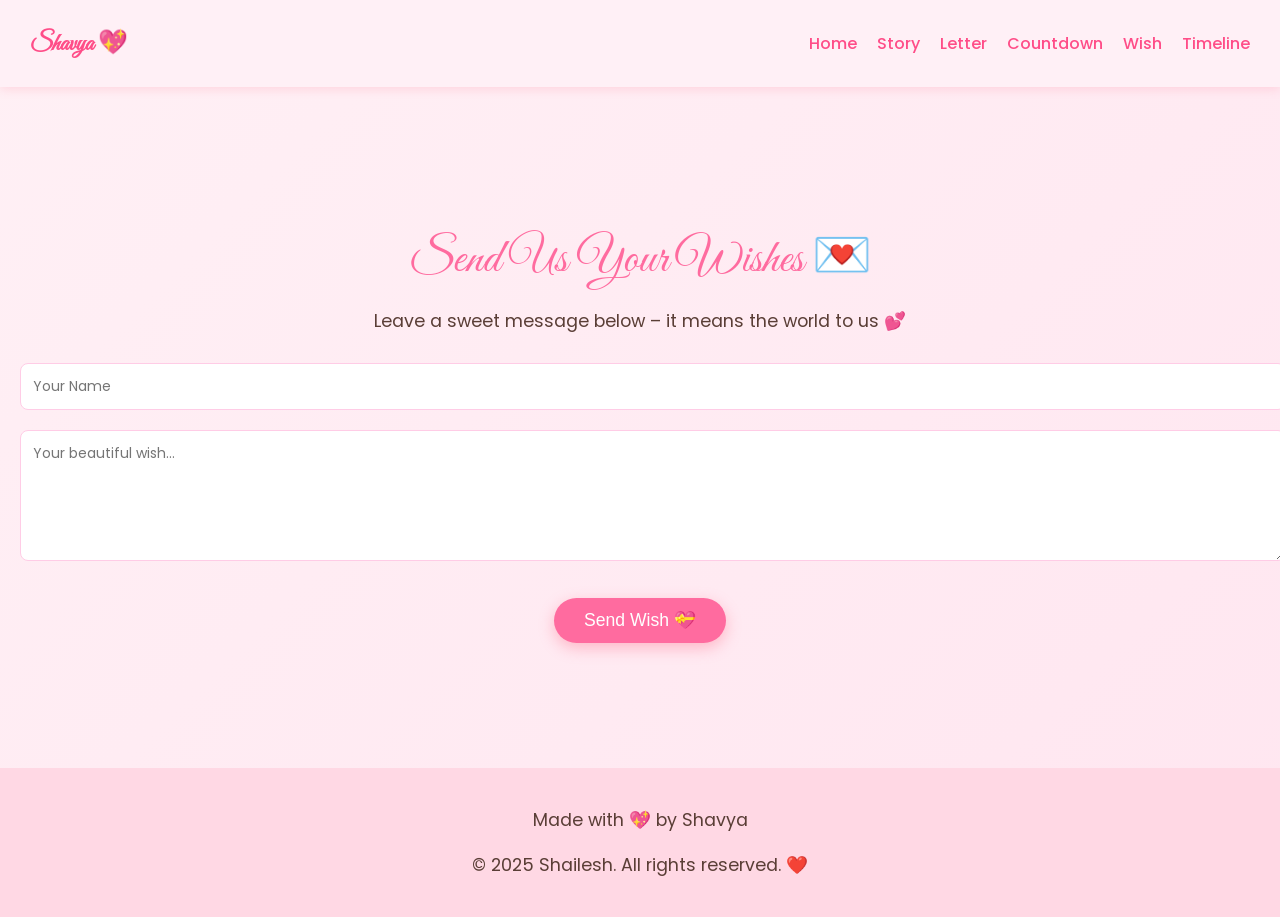
<file: wish.html>
<!DOCTYPE html>
<html lang="en">
<head>
  <meta charset="UTF-8" />
  <meta name="viewport" content="width=device-width, initial-scale=1.0"/>
  <title>Wish Box – Shavya</title>
  <link rel="stylesheet" href="style.css" />
  <link href="https://fonts.googleapis.com/css2?family=Great+Vibes&family=Poppins:wght@300;400;600&display=swap" rel="stylesheet">
  <style>
    body {
      margin: 0;
      padding: 0;
      font-family: 'Poppins', sans-serif;
      background: linear-gradient(135deg, #fff0f5, #ffe6f0);
      color: #d63384;
    }

    .container {
      max-width: 500px;
      margin: 60px auto;
      padding: 30px;
      background: #ffffffee;
      box-shadow: 0 8px 20px rgba(255, 105, 135, 0.2);
      border-radius: 20px;
      text-align: center;
    }

    h2 {
      font-family: 'Great Vibes', cursive;
      font-size: 36px;
      color: #ff4d88;
      margin-bottom: 20px;
    }

    input, textarea {
      width: 100%;
      padding: 12px;
      margin: 10px 0;
      border: 1px solid #ffcce6;
      border-radius: 8px;
      font-size: 14px;
      font-family: 'Poppins', sans-serif;
      resize: vertical;
    }

    button {
      background-color: #ff4d88;
      color: white;
      border: none;
      padding: 12px 24px;
      font-size: 16px;
      border-radius: 30px;
      cursor: pointer;
      transition: background-color 0.3s ease;
    }

    button:hover {
      background-color: #e63971;
    }

    .footer {
      margin-top: 40px;
      text-align: center;
      font-size: 14px;
      color: #888;
    }

    @media (max-width: 600px) {
      .container {
        margin: 20px;
      }
    }
  </style>
</head>
<body>
  <!-- Navbar -->
<nav class="navbar">
  <div class="logo">Shavya 💖</div>
  <div class="hamburger" onclick="toggleMenu()">☰</div>
  <ul class="nav-links" id="navLinks">
    <li><a href="index.html">Home</a></li>
    <li><a href="story.html">Story</a></li>
    <li><a href="letter.html">Letter</a></li>
    <li><a href="countdown.html">Countdown</a></li>
    <li><a href="wish.html">Wish</a></li>
    <li><a href="timeline.html">Timeline</a></li>
  </ul>
</nav>


  <!-- Wish Form -->
  <section class="hero">
    <h1>Send Us Your Wishes 💌</h1>
    <p>Leave a sweet message below – it means the world to us 💕</p>

    <form action="https://formspree.io/f/xblkkkdq" method="POST">
      <input type="text" name="name" placeholder="Your Name" required />
      <textarea name="message" placeholder="Your beautiful wish..." rows="5" required></textarea>
      <button type="submit" class="start-button">Send Wish 💝</button>
    </form>

    <div id="thankYouMsg" style="display: none; margin-top: 30px;">
      <h3 style="color: #ff6b9f;">Thank you for your heartfelt message! 💖</h3>
    </div>

    <br />
    
  </section>

  <footer>
    <p>Made with 💖 by Shavya</p>
    <p>&copy; 2025 Shailesh. All rights reserved. ❤️</p>
  </footer>

  <script>
    function showThankYou(event) {
      event.preventDefault();
      document.querySelector('.wish-form').style.display = 'none';
      document.getElementById('thankYouMsg').style.display = 'block';
    }
  </script>

  <script>
  function toggleMenu() {
    const nav = document.getElementById('navLinks');
    nav.classList.toggle('show');
  }
</script>

</body>
</html>
</file>
<file: style.css>
/* General */
body {
  margin: 0;
  font-family: 'Poppins', sans-serif;
  background: #fff0f5;
  color: #4b2e2e;
  scroll-behavior: smooth;
}

/* Romantic Heading Font */
h1, h2 {
  font-family: 'Great Vibes', cursive;
  font-weight: 400;
  color: #ff6b9f;
  font-size: 3rem;
  margin-bottom: 10px;
}

/* Navbar */
.navbar {
  display: flex;
  justify-content: space-between;
  align-items: center;
  background: #ffb6c1;
  padding: 15px 30px;
  box-shadow: 0 2px 10px rgba(0,0,0,0.08);
}

.logo {
  font-size: 2rem;
  font-family: 'Great Vibes', cursive;
  color: #e75480;
}

.nav-links {
  list-style: none;
  display: flex;
  gap: 20px;
}

.nav-links li a {
  text-decoration: none;
  color: #4b2e2e;
  font-weight: 500;
  transition: all 0.3s ease;
}

.nav-links li a:hover {
  color: #e75480;
}

/* Hero Section */
.hero {
  text-align: center;
  padding: 100px 20px;
}

.typing-text {
  font-family: 'Great Vibes', cursive;
  font-size: 3rem;
  animation: typing 3s steps(40, end), blink-caret .75s step-end infinite;
  white-space: nowrap;
  overflow: hidden;
  border-right: 3px solid #ff6b9f;
  display: inline-block;
  color: #ff6b9f;
}

@keyframes typing {
  from { width: 0 }
  to { width: 100% }
}

@keyframes blink-caret {
  from, to { border-color: transparent }
  50% { border-color: #ff6b9f; }
}

p {
  font-size: 1.1rem;
  line-height: 1.6;
  color: #5a3e36;
}

/* Buttons */
.start-button {
  display: inline-block;
  margin-top: 20px;
  padding: 12px 30px;
  background-color: #ff6b9f;
  color: white;
  text-decoration: none;
  border-radius: 30px;
  font-size: 1.1rem;
  transition: background 0.3s;
  box-shadow: 0 5px 15px rgba(255,105,135,0.4);
}

.start-button:hover {
  background-color: #e75480;
}

/* Footer */
footer {
  text-align: center;
  padding: 20px;
  background: #ffd8e4;
  color: #4b2e2e;
  font-size: 0.9rem;
  font-family: 'Poppins', sans-serif;
}

/* Base */
.navbar {
  display: flex;
  justify-content: space-between;
  align-items: center;
  background: #fff0f6;
  padding: 15px 30px;
  font-family: 'Poppins', sans-serif;
  position: sticky;
  top: 0;
  z-index: 1000;
  box-shadow: 0 2px 10px rgba(255, 105, 135, 0.2);
}

.logo {
  font-size: 24px;
  font-weight: bold;
  color: #ff4d88;
}

.nav-links {
  display: flex;
  gap: 20px;
  list-style: none;
}

.nav-links li a {
  text-decoration: none;
  color: #ff4d88;
  font-weight: 500;
  transition: color 0.3s ease;
}

.nav-links li a:hover {
  color: #d63384;
}

/* Hamburger button */
.hamburger {
  display: none;
  font-size: 28px;
  cursor: pointer;
  color: #ff4d88;
}

/* Mobile version */
@media (max-width: 768px) {
  .hamburger {
    display: block;
  }

  .nav-links {
    flex-direction: column;
    position: absolute;
    top: 70px;
    left: 0;
    width: 100%;
    background: #fff0f6;
    display: none;
    padding: 20px 0;
  }

  .nav-links.show {
    display: flex;
  }

  .nav-links li {
    text-align: center;
    margin: 10px 0;
  }
}


.footer {
  text-align: center;
  padding: 20px;
  background-color: #fff0f6;
  color: #ff4d88;
  font-family: 'Poppins', sans-serif;
  font-size: 14px;
  margin-top: 50px;
  border-top: 1px solid #ffd6e8;
}
</file>
